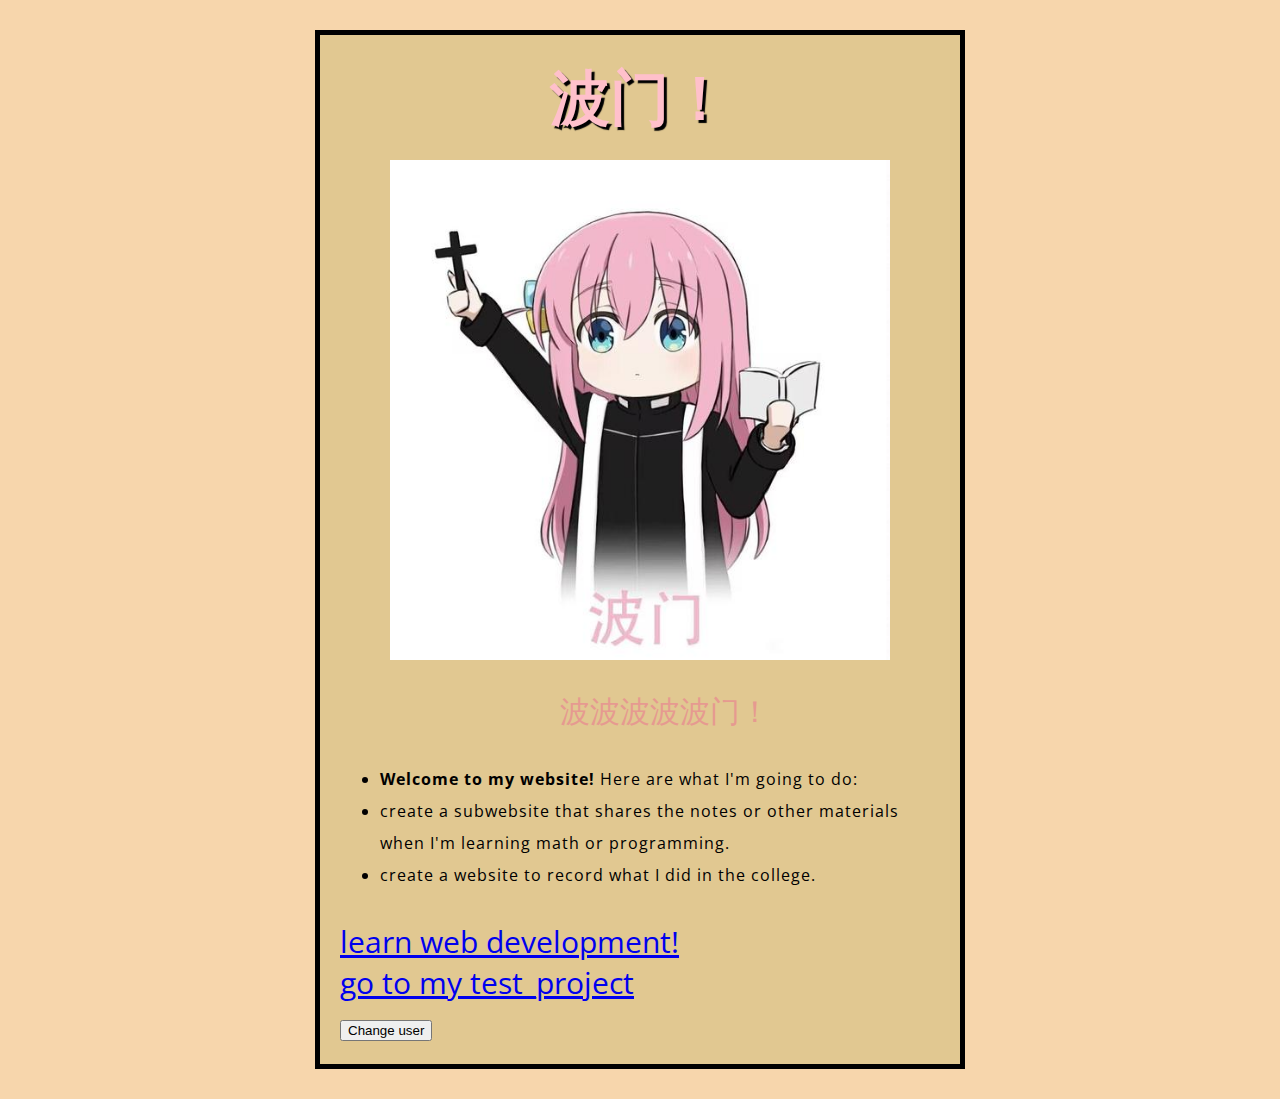
<file: index.html>
<!doctype html>
<html lang="en-US">
  <head>
    <meta charset="utf-8" />
    <meta name="viewport" content="width=device-width" />
    <link rel="icon" href="images/波门.jpeg" type="images/jpeg" />
    <link href="styles/style.css" rel="stylesheet" />
    <link
    href="https://fonts.googleapis.com/css?family=Open+Sans"
    rel="stylesheet" />
    <title>My test page</title>
  </head>
  <body>
    <h1>波门！</h1>
    <img src="images/波门.jpeg" alt="波门！" />
    <p>波门！!
    </p>
    <ul>
      <li><strong>Welcome to my website!</strong> Here are what I'm going to do:</li>
      <li>create a subwebsite that shares the notes or other materials when I'm learning math or programming.</li>
      <li>create a website to record what I did in the college.</li>
    </ul>
    <div id="easter-egg-container" style="display: none;" onclick="hideEgg()">
        <img src="images/何意味.jpg" alt="彩蛋！">
    </div>
    <a href="https://developer.mozilla.org/zh-CN/docs/Learn_web_development/Getting_started/Your_first_website/Creating_the_content"> learn web development!</a>
    <br>
    <a href="https://asher407.github.io/test_project/"> go to my test_project</a>
    <br>
    <button>Change user</button>
    <script src="scripts/main.js"></script>
  </body>
</html>
</file>
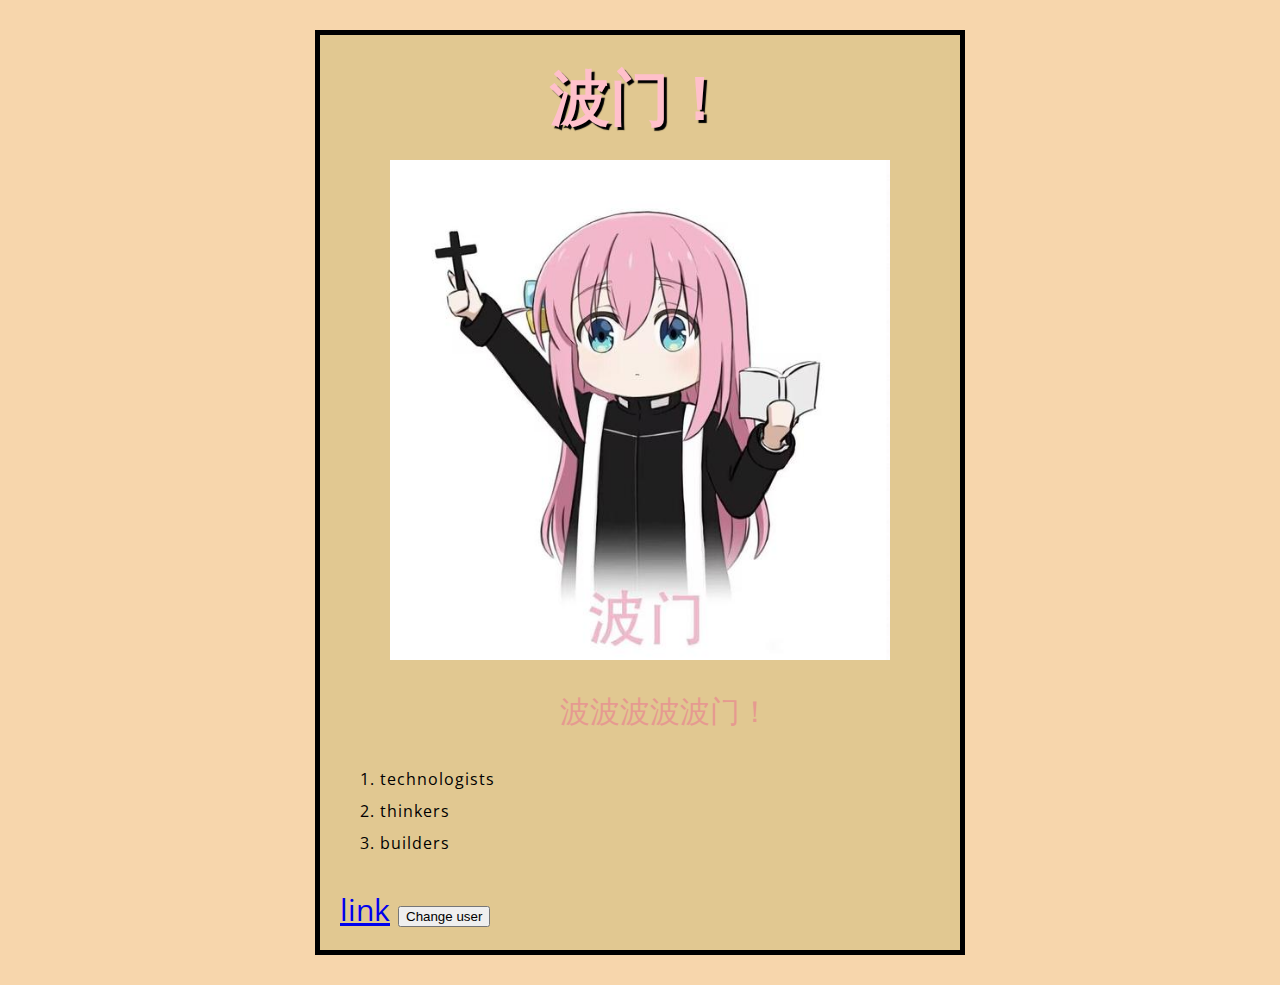
<file: first_web/index.html>
<!doctype html>
<html lang="en-US">
  <head>
    <meta charset="utf-8" />
    <meta name="viewport" content="width=device-width" />
    <link href="styles/style.css" rel="stylesheet" />
    <link
    href="https://fonts.googleapis.com/css?family=Open+Sans"
    rel="stylesheet" />
    <title>My test page</title>
  </head>
  <body>
    <h1>波门！</h1>
    <img src="images/波门.jpeg" alt="波门！" />
    <p>波门！</p>
    <ol>
      <li>technologists</li>
      <li>thinkers</li>
      <li>builders</li>
    </ol>
    <a href="https://developer.mozilla.org/zh-CN/docs/Learn_web_development/Getting_started/Your_first_website/Creating_the_content"> link</a>
    <button>Change user</button>
    <script src="scripts/main.js"></script>
  </body>
</html>
</file>
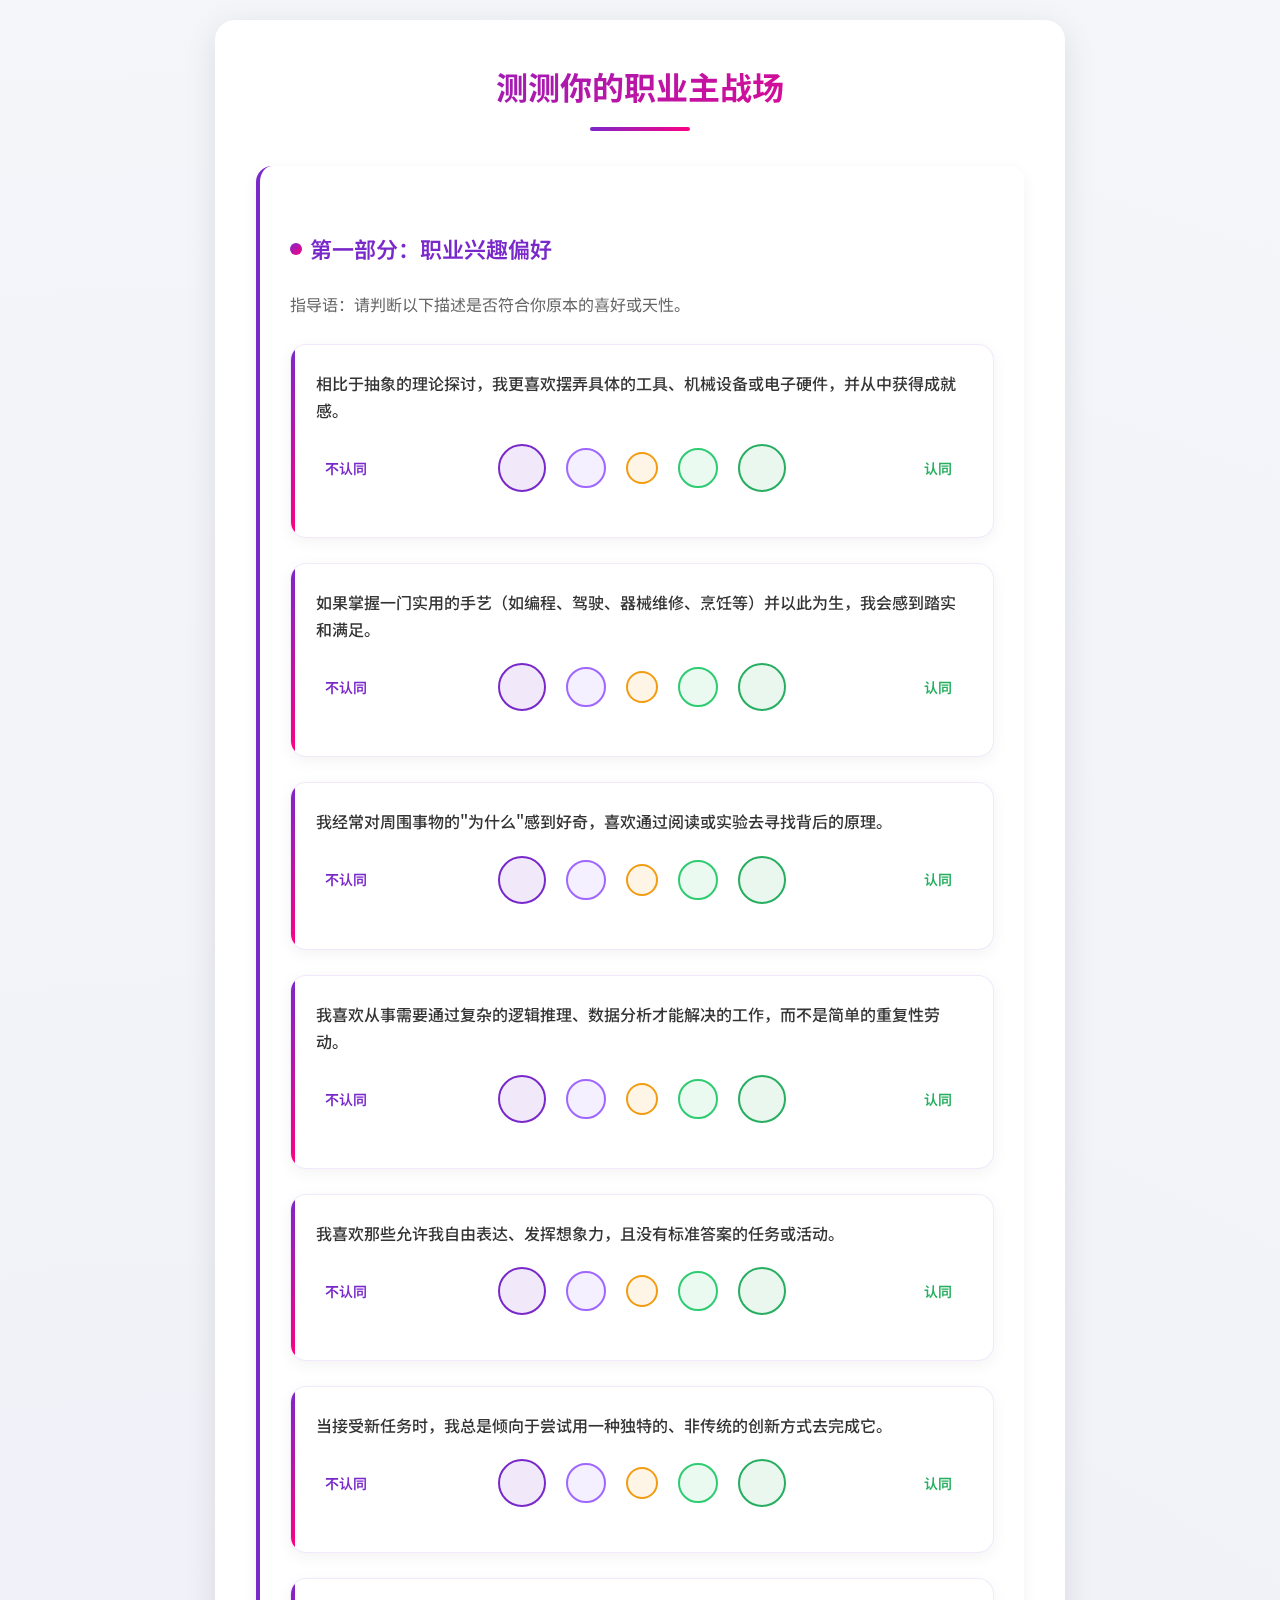
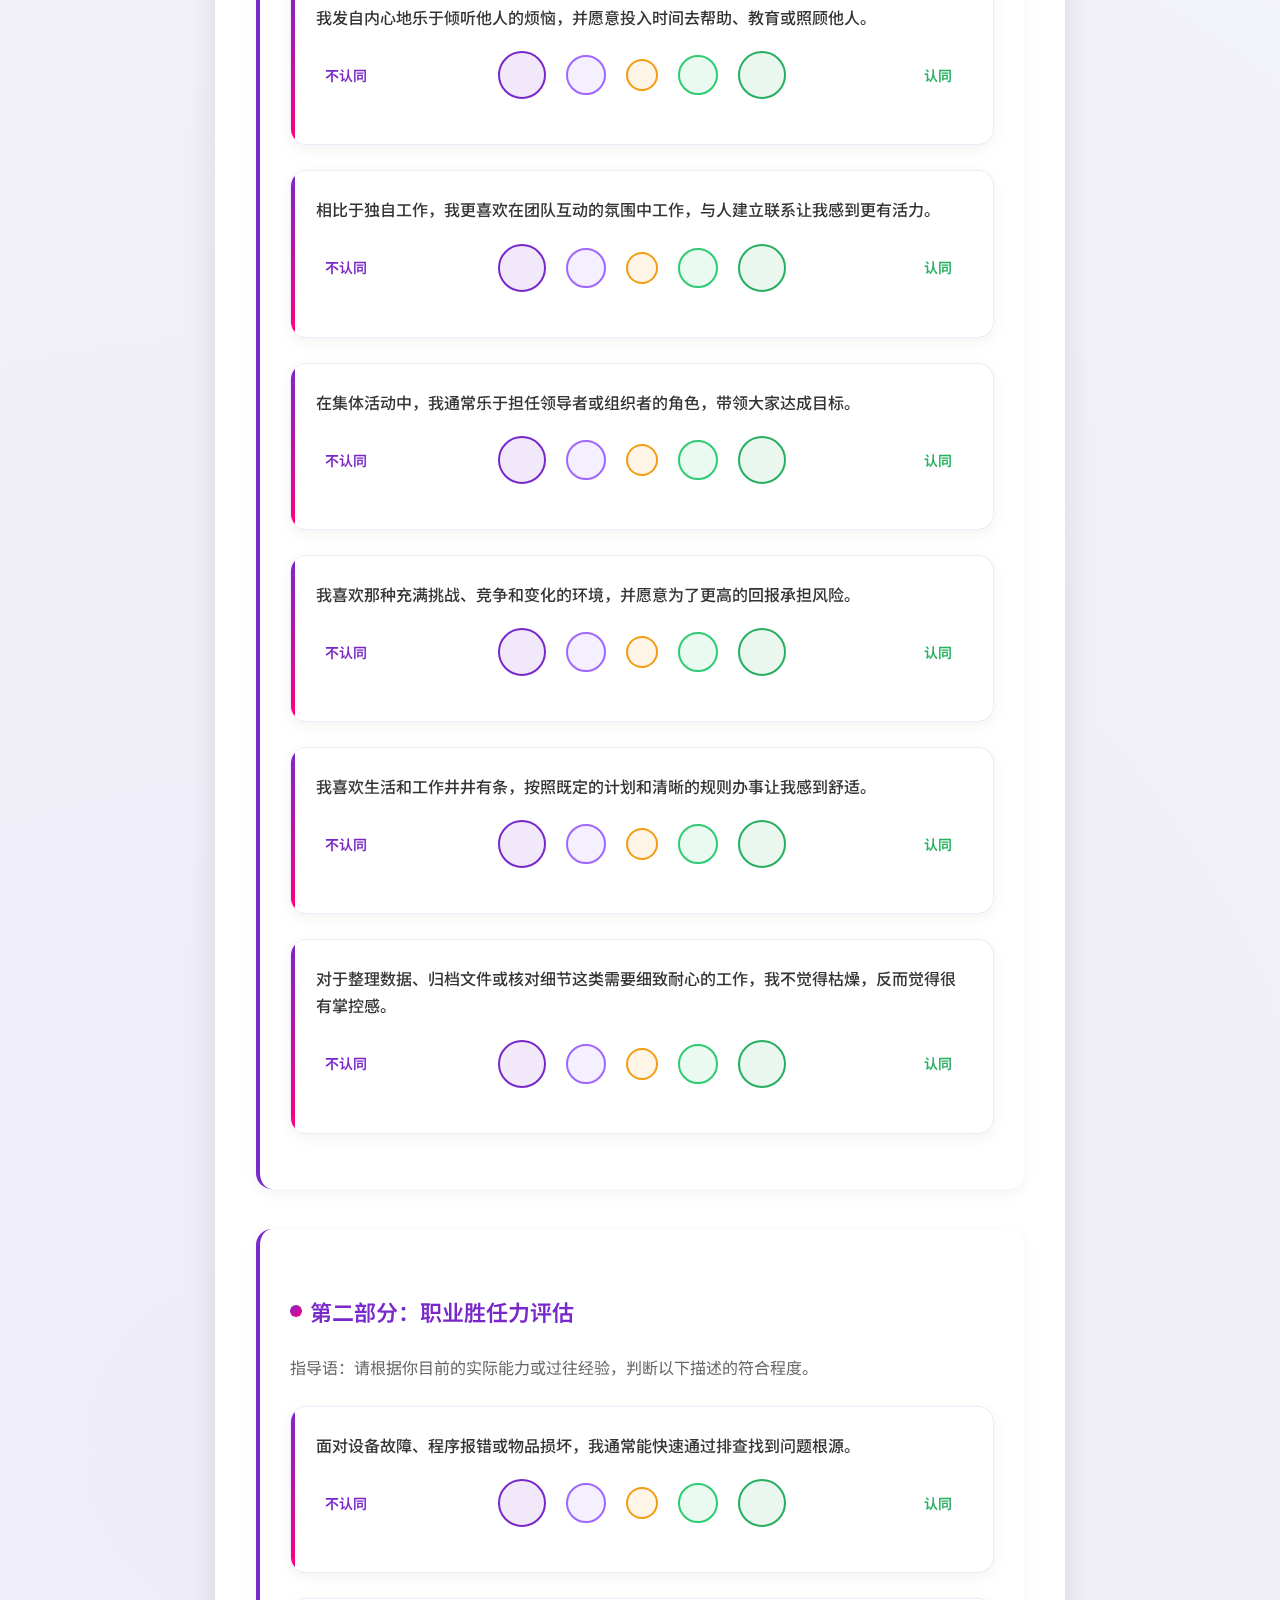
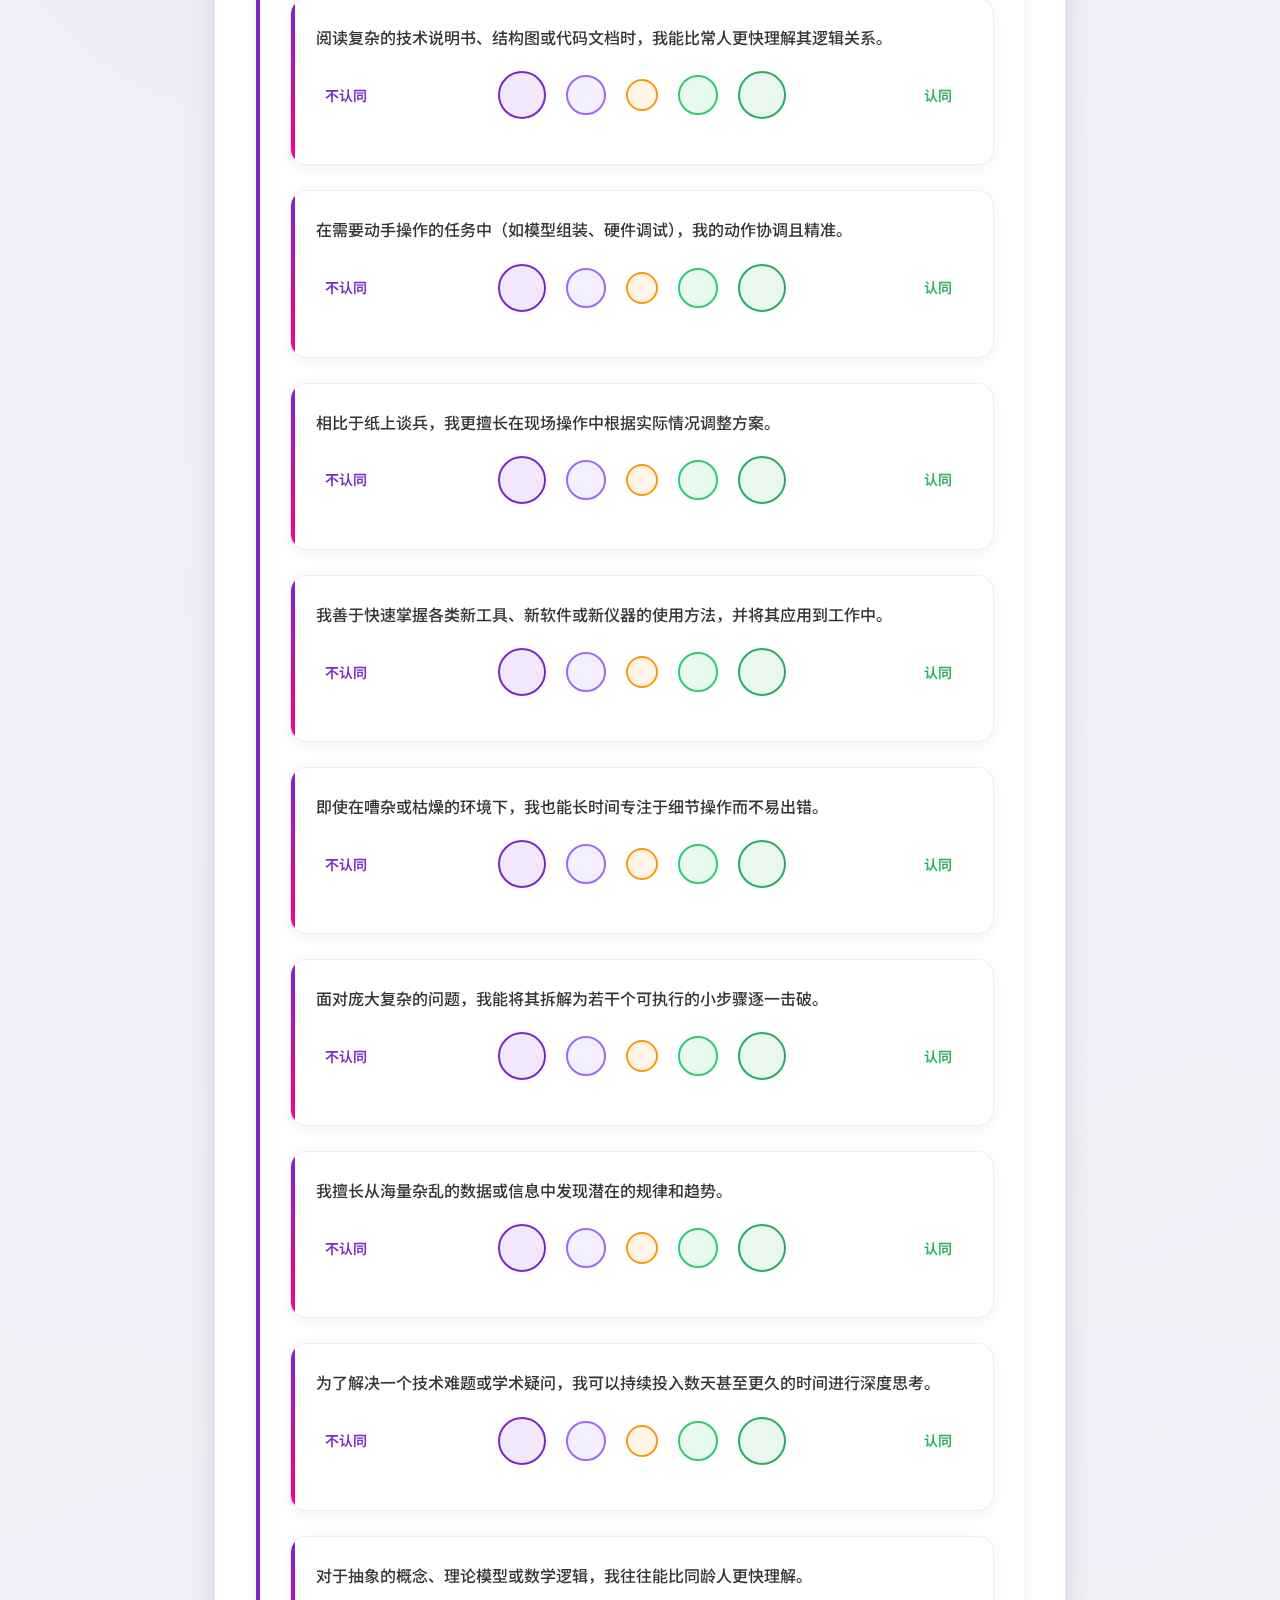
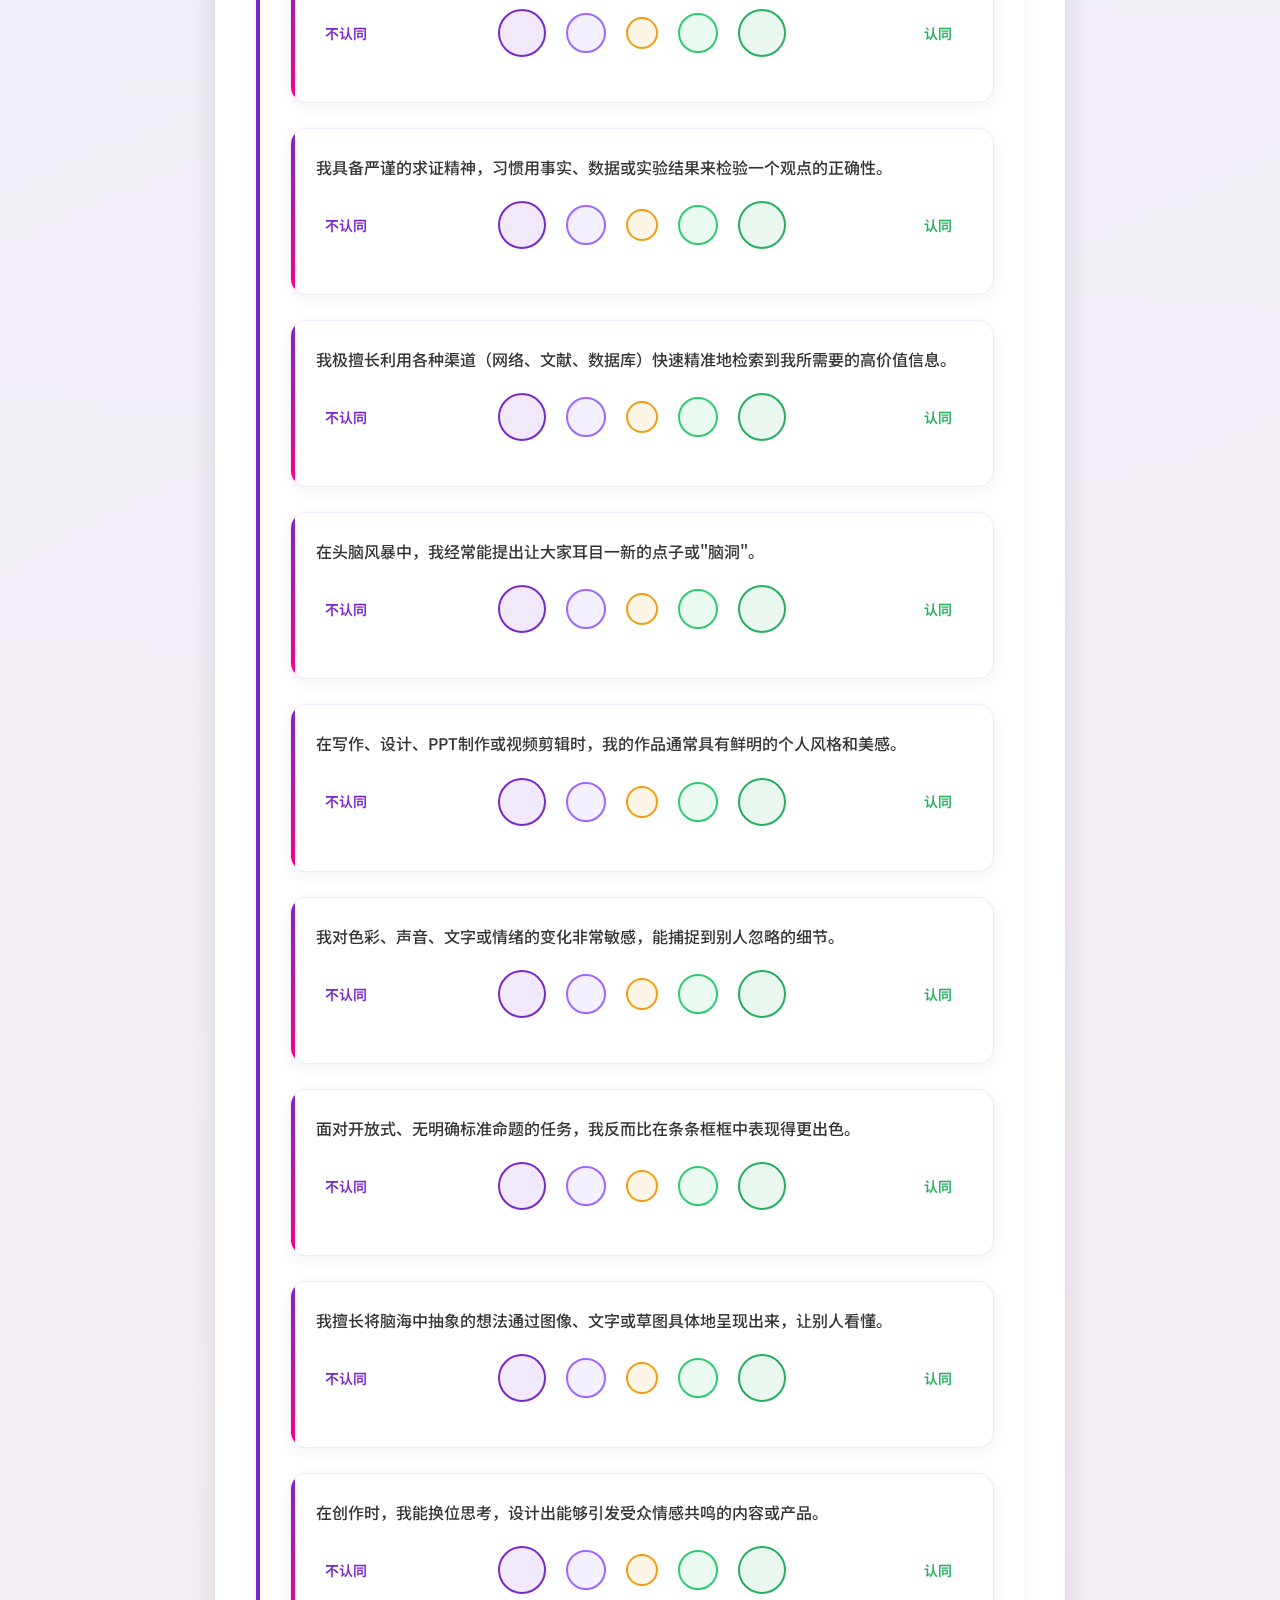
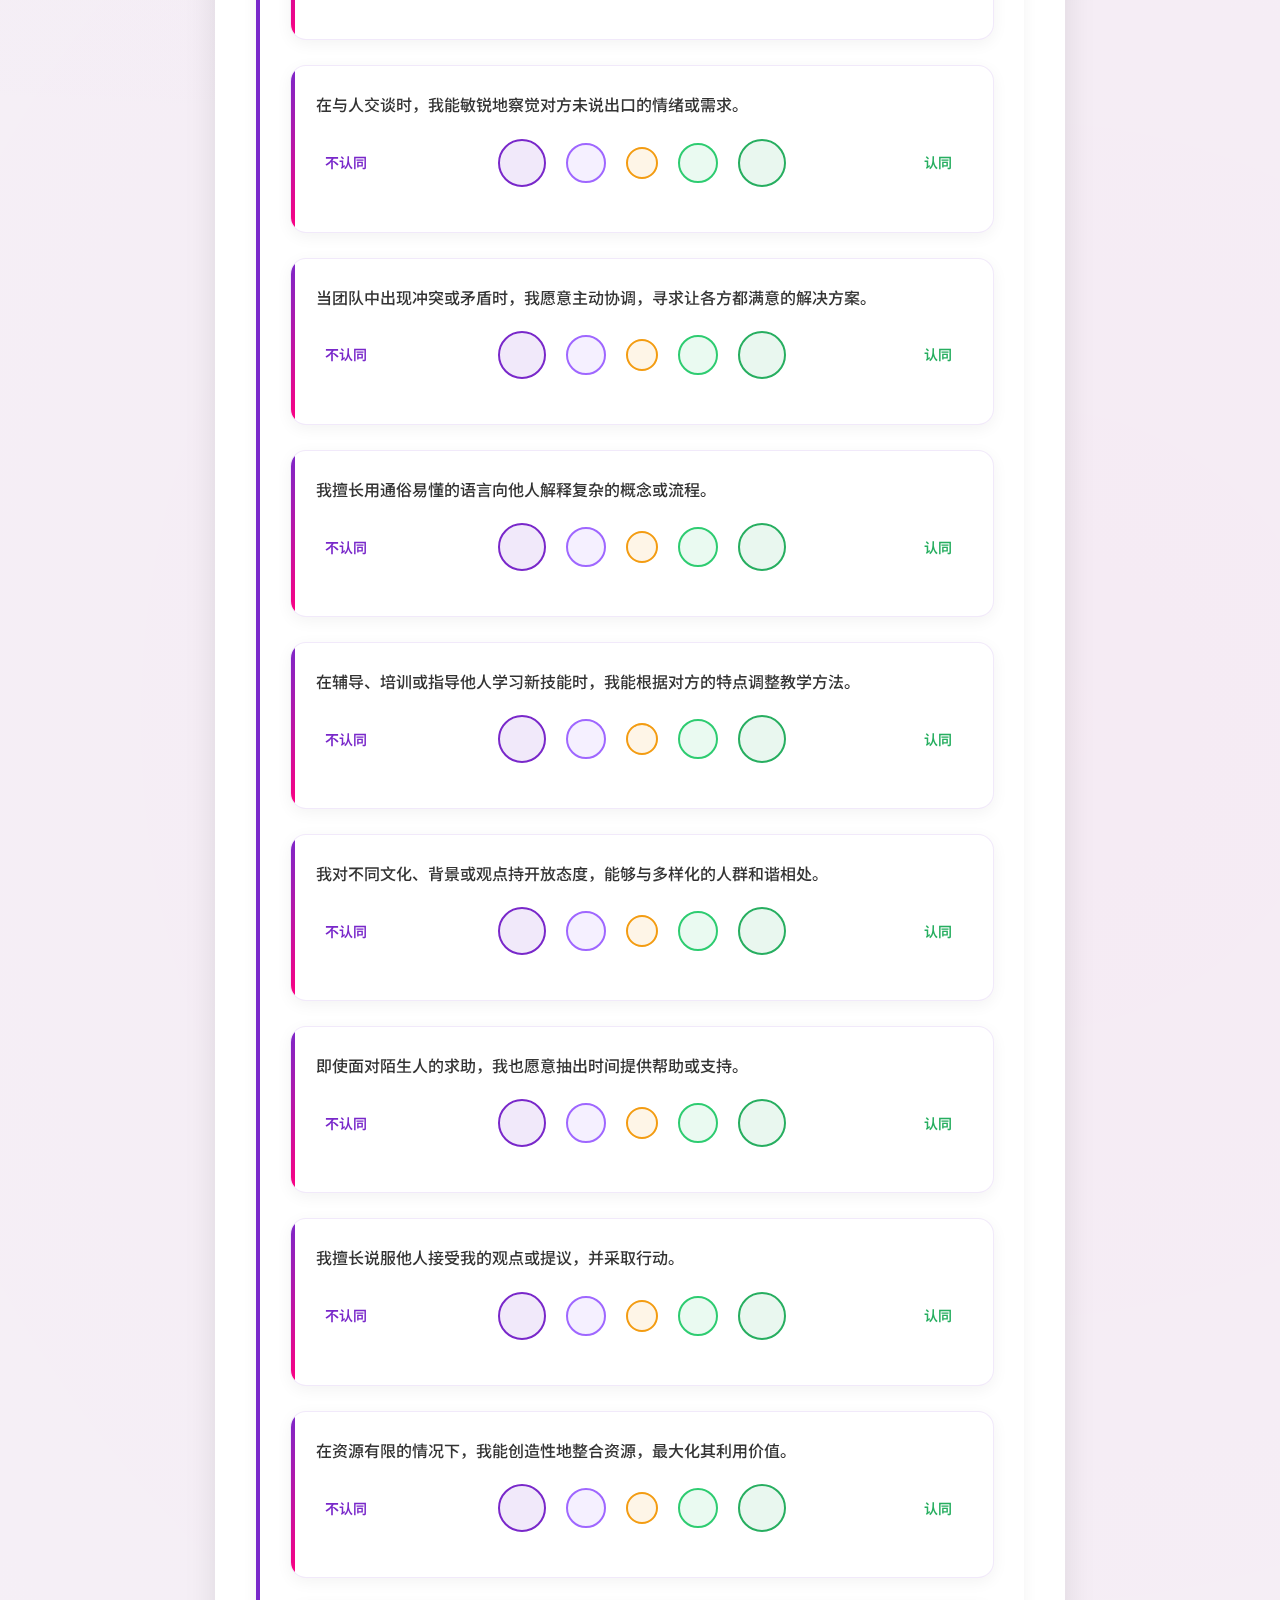
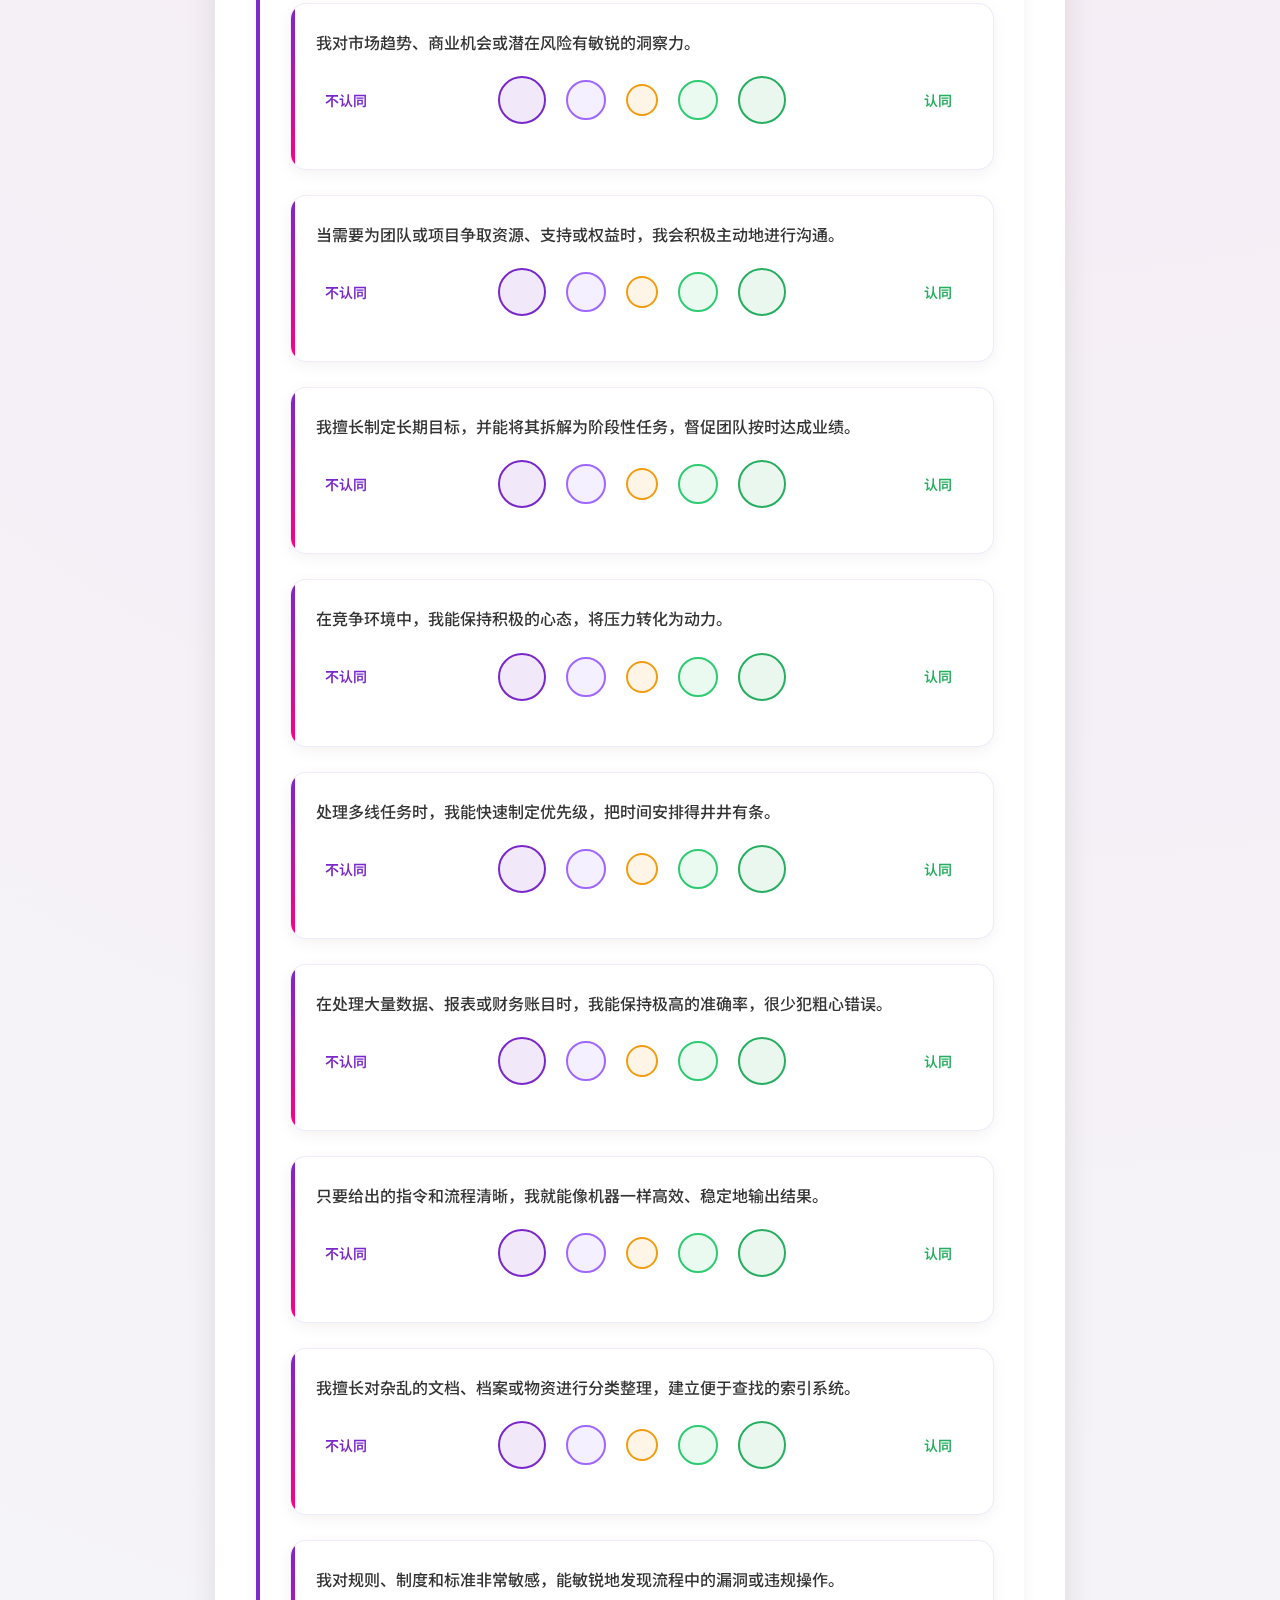
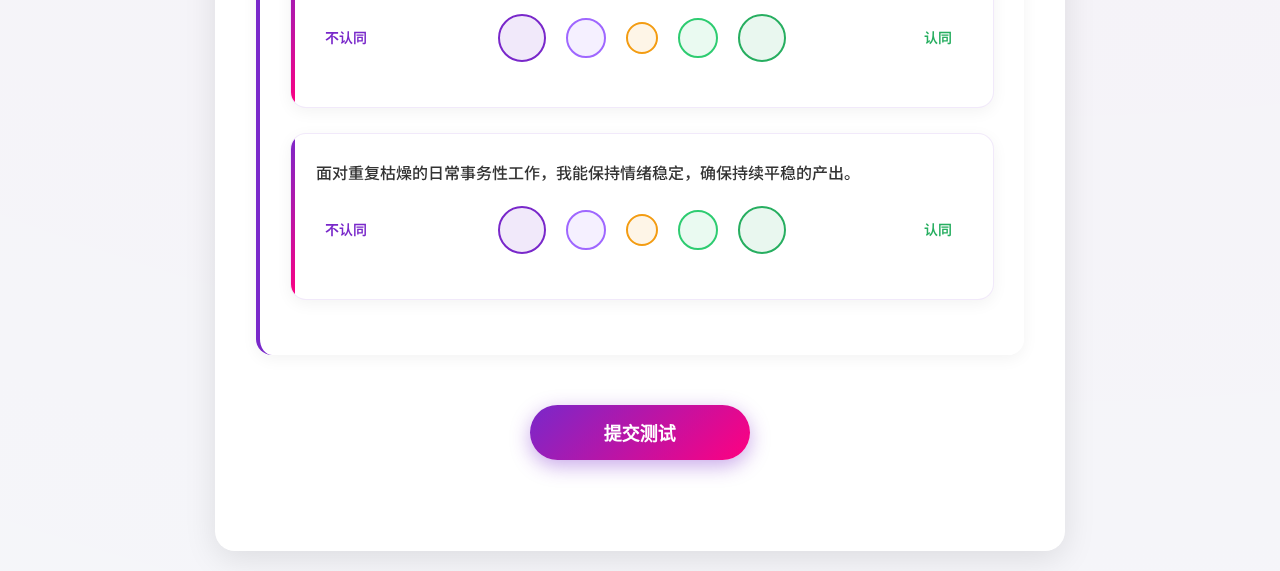
<file: 前导2/前导2/index.html>
<!doctype html>
<html lang="zh-CN">
  <head>
    <meta charset="UTF-8" />
    <meta name="viewport" content="width=device-width, initial-scale=1.0" />
    <title>🃏 抽一张你的职业本命牌</title>
    <style>
      @import url("https://fonts.googleapis.com/css2?family=Noto+Sans+SC:wght@300;400;500;600;700&display=swap");

      * {
        margin: 0;
        padding: 0;
        box-sizing: border-box;
      }

      :root {
        --primary: #7928ca;
        --primary-light: #9f67ff;
        --secondary: #ff0080;
        --gradient: linear-gradient(135deg, #7928ca, #ff0080);
        --gradient-light: linear-gradient(135deg, #9f67ff, #ff66b3);
        --text: #333333;
        --text-light: #666666;
        --background: #f5f7fa;
        --card: #ffffff;
        --border: #e0e0e0;
        --shadow: 0 8px 32px rgba(0, 0, 0, 0.1);
        --shadow-hover: 0 12px 40px rgba(0, 0, 0, 0.15);
      }

      body {
        font-family: "Noto Sans SC", "Microsoft YaHei", sans-serif;
        background-color: var(--background);
        background-image:
          radial-gradient(
            circle at 20% 30%,
            rgba(121, 40, 202, 0.05) 0%,
            transparent 50%
          ),
          radial-gradient(
            circle at 80% 70%,
            rgba(255, 0, 128, 0.05) 0%,
            transparent 50%
          );
        color: var(--text);
        line-height: 1.6;
        min-height: 100vh;
        padding: 20px 0;
        overflow-x: hidden;
      }

      .container {
        max-width: 850px;
        margin: 0 auto;
        padding: 40px;
        background-color: var(--card);
        border-radius: 20px;
        box-shadow: var(--shadow);
        backdrop-filter: blur(10px);
        border: 1px solid rgba(255, 255, 255, 0.2);
      }

      h1 {
        text-align: center;
        color: var(--text);
        margin-bottom: 35px;
        font-size: 32px;
        font-weight: 700;
        background: var(--gradient);
        -webkit-background-clip: text;
        -webkit-text-fill-color: transparent;
        background-clip: text;
        position: relative;
      }

      h1::after {
        content: "";
        display: block;
        width: 100px;
        height: 4px;
        background: var(--gradient);
        border-radius: 2px;
        margin: 15px auto 0;
      }

      h2 {
        color: var(--primary);
        margin: 35px 0 25px;
        font-size: 22px;
        font-weight: 600;
        position: relative;
        padding-left: 20px;
      }

      h2::before {
        content: "";
        position: absolute;
        left: 0;
        top: 50%;
        transform: translateY(-50%);
        width: 12px;
        height: 12px;
        background: var(--gradient);
        border-radius: 50%;
      }

      h3 {
        color: var(--text-light);
        margin: 20px 0 15px;
        font-size: 18px;
        font-weight: 500;
      }

      .section {
        margin-bottom: 40px;
        padding: 30px;
        background-color: rgba(255, 255, 255, 0.8);
        border-radius: 16px;
        border-left: 4px solid var(--primary);
        box-shadow: 0 4px 16px rgba(0, 0, 0, 0.05);
        backdrop-filter: blur(5px);
      }

      .section p {
        font-size: 16px;
        color: var(--text-light);
        margin-bottom: 25px;
        line-height: 1.7;
      }

      .question-group {
        margin-bottom: 30px;
      }

      .question {
        margin-bottom: 25px;
        padding: 25px;
        background-color: white;
        border-radius: 16px;
        box-shadow: 0 4px 16px rgba(0, 0, 0, 0.05);
        transition:
          transform 0.3s ease,
          box-shadow 0.3s ease;
        border: 1px solid rgba(121, 40, 202, 0.1);
        position: relative;
        overflow: hidden;
      }

      .question::before {
        content: "";
        position: absolute;
        top: 0;
        left: 0;
        width: 4px;
        height: 100%;
        background: var(--gradient);
      }

      .question:hover {
        transform: translateY(-5px);
        box-shadow: var(--shadow-hover);
      }

      .question p {
        margin-bottom: 20px;
        font-weight: 500;
        font-size: 16px;
        line-height: 1.7;
        color: var(--text);
      }

      .options-container {
        display: flex;
        align-items: center;
        justify-content: space-between;
        margin-bottom: 20px;
        gap: 15px;
      }

      .options-label {
        font-size: 14px;
        font-weight: 500;
        min-width: 60px;
        text-align: center;
      }

      .options-label:first-child {
        color: var(--primary);
        font-weight: 600;
      }

      .options-label:last-child {
        color: #27ae60;
        font-weight: 600;
      }

      .options {
        display: flex;
        align-items: center;
        gap: 20px;
        flex: 1;
        justify-content: center;
      }

      .option {
        width: 40px;
        height: 40px;
        border: 2px solid var(--border);
        border-radius: 50%;
        cursor: pointer;
        transition: all 0.3s ease;
        display: flex;
        align-items: center;
        justify-content: center;
        background-color: white;
        position: relative;
        overflow: hidden;
      }

      .option:nth-child(1) {
        width: 48px;
        height: 48px;
        border-color: var(--primary);
        background-color: rgba(121, 40, 202, 0.1);
      }

      .option:nth-child(2) {
        width: 40px;
        height: 40px;
        border-color: var(--primary-light);
        background-color: rgba(159, 103, 255, 0.1);
      }

      .option:nth-child(3) {
        width: 32px;
        height: 32px;
        border-color: #f39c12;
        background-color: rgba(243, 156, 18, 0.1);
      }

      .option:nth-child(4) {
        width: 40px;
        height: 40px;
        border-color: #2ecc71;
        background-color: rgba(46, 204, 113, 0.1);
      }

      .option:nth-child(5) {
        width: 48px;
        height: 48px;
        border-color: #27ae60;
        background-color: rgba(39, 174, 96, 0.1);
      }

      .option:hover {
        transform: scale(1.1);
        box-shadow: 0 4px 12px rgba(0, 0, 0, 0.15);
      }

      .option.selected {
        background: var(--gradient);
        color: white;
        border-color: var(--primary);
        box-shadow: 0 6px 20px rgba(121, 40, 202, 0.4);
      }

      .option.selected::after {
        content: "✓";
        font-size: 16px;
        font-weight: bold;
      }

      .option:nth-child(1).selected {
        background: var(--gradient);
      }

      .option:nth-child(2).selected {
        background: linear-gradient(
          135deg,
          var(--primary-light),
          var(--primary)
        );
      }

      .option:nth-child(3).selected {
        background: linear-gradient(135deg, #f39c12, #e67e22);
      }

      .option:nth-child(4).selected {
        background: linear-gradient(135deg, #2ecc71, #27ae60);
      }

      .option:nth-child(5).selected {
        background: linear-gradient(135deg, #27ae60, #2ecc71);
      }

      .submit-btn {
        display: block;
        width: 220px;
        height: 55px;
        margin: 50px auto;
        background: var(--gradient);
        color: white;
        border: none;
        border-radius: 30px;
        font-size: 18px;
        font-weight: 600;
        cursor: pointer;
        transition: all 0.3s ease;
        box-shadow: 0 6px 20px rgba(121, 40, 202, 0.4);
        position: relative;
        overflow: hidden;
      }

      .submit-btn:hover {
        transform: translateY(-3px);
        box-shadow: 0 8px 25px rgba(121, 40, 202, 0.5);
      }

      .submit-btn:active {
        transform: translateY(0);
        box-shadow: 0 4px 15px rgba(121, 40, 202, 0.4);
      }

      .submit-btn:disabled {
        background: linear-gradient(135deg, #bdc3c7, #95a5a6);
        cursor: not-allowed;
        box-shadow: none;
        transform: none;
      }

      .submit-btn::before {
        content: "";
        position: absolute;
        top: 0;
        left: -100%;
        width: 100%;
        height: 100%;
        background: linear-gradient(
          90deg,
          transparent,
          rgba(255, 255, 255, 0.2),
          transparent
        );
        transition: left 0.6s ease;
      }

      .submit-btn:hover::before {
        left: 100%;
      }

      .result {
        margin-top: 40px;
        padding: 30px;
        background-color: rgba(232, 244, 248, 0.8);
        border-radius: 16px;
        border-left: 4px solid var(--primary);
        box-shadow: 0 4px 16px rgba(0, 0, 0, 0.05);
        backdrop-filter: blur(5px);
      }

      .result h2 {
        color: var(--text);
        margin-bottom: 20px;
      }

      .score-table {
        width: 100%;
        border-collapse: collapse;
        margin: 20px 0;
        background-color: white;
        border-radius: 12px;
        overflow: hidden;
        box-shadow: 0 4px 16px rgba(0, 0, 0, 0.05);
      }

      .score-table th,
      .score-table td {
        padding: 15px;
        text-align: center;
        border-bottom: 1px solid #eee;
        transition: all 0.3s ease;
      }

      .score-table th {
        background-color: rgba(121, 40, 202, 0.1);
        font-weight: bold;
        color: var(--primary);
      }

      .score-table tr:last-child td {
        border-bottom: none;
      }

      .score-table tr:hover {
        background-color: rgba(121, 40, 202, 0.05);
      }

      .dominant {
        background-color: rgba(212, 23, 218, 0.2);
        font-weight: bold;
      }

      .loading {
        text-align: center;
        padding: 40px;
        color: var(--text-light);
        font-size: 16px;
        background-color: rgba(255, 255, 255, 0.8);
        border-radius: 12px;
        margin: 20px 0;
        box-shadow: 0 4px 16px rgba(0, 0, 0, 0.05);
      }

      /* 动画效果 */
      @keyframes fadeIn {
        from {
          opacity: 0;
          transform: translateY(30px);
        }
        to {
          opacity: 1;
          transform: translateY(0);
        }
      }

      @keyframes pulse {
        0% {
          transform: scale(1);
        }
        50% {
          transform: scale(1.05);
        }
        100% {
          transform: scale(1);
        }
      }

      @keyframes slideIn {
        from {
          opacity: 0;
          transform: translateX(-40px);
        }
        to {
          opacity: 1;
          transform: translateX(0);
        }
      }

      @keyframes glow {
        0% {
          box-shadow: 0 0 10px rgba(121, 40, 202, 0.5);
        }
        50% {
          box-shadow: 0 0 20px rgba(121, 40, 202, 0.8);
        }
        100% {
          box-shadow: 0 0 10px rgba(121, 40, 202, 0.5);
        }
      }

      @keyframes float {
        0% {
          transform: translateY(0px);
        }
        50% {
          transform: translateY(-10px);
        }
        100% {
          transform: translateY(0px);
        }
      }

      .container {
        animation: fadeIn 0.8s ease-out;
      }

      .section {
        animation: slideIn 0.6s ease-out;
      }

      .question {
        animation: fadeIn 0.5s ease-out;
        animation-fill-mode: both;
      }

      /* 为每个问题添加不同的动画延迟 */
      .question:nth-child(1) {
        animation-delay: 0.1s;
      }
      .question:nth-child(2) {
        animation-delay: 0.2s;
      }
      .question:nth-child(3) {
        animation-delay: 0.3s;
      }
      .question:nth-child(4) {
        animation-delay: 0.4s;
      }
      .question:nth-child(5) {
        animation-delay: 0.5s;
      }
      .question:nth-child(6) {
        animation-delay: 0.6s;
      }
      .question:nth-child(7) {
        animation-delay: 0.7s;
      }
      .question:nth-child(8) {
        animation-delay: 0.8s;
      }
      .question:nth-child(9) {
        animation-delay: 0.9s;
      }
      .question:nth-child(10) {
        animation-delay: 1s;
      }
      .question:nth-child(11) {
        animation-delay: 1.1s;
      }
      .question:nth-child(12) {
        animation-delay: 1.2s;
      }
      .question:nth-child(13) {
        animation-delay: 1.3s;
      }
      .question:nth-child(14) {
        animation-delay: 1.4s;
      }
      .question:nth-child(15) {
        animation-delay: 1.5s;
      }
      .question:nth-child(16) {
        animation-delay: 1.6s;
      }
      .question:nth-child(17) {
        animation-delay: 1.7s;
      }
      .question:nth-child(18) {
        animation-delay: 1.8s;
      }
      .question:nth-child(19) {
        animation-delay: 1.9s;
      }
      .question:nth-child(20) {
        animation-delay: 2s;
      }
      .question:nth-child(21) {
        animation-delay: 2.1s;
      }
      .question:nth-child(22) {
        animation-delay: 2.2s;
      }
      .question:nth-child(23) {
        animation-delay: 2.3s;
      }
      .question:nth-child(24) {
        animation-delay: 2.4s;
      }
      .question:nth-child(25) {
        animation-delay: 2.5s;
      }
      .question:nth-child(26) {
        animation-delay: 2.6s;
      }
      .question:nth-child(27) {
        animation-delay: 2.7s;
      }
      .question:nth-child(28) {
        animation-delay: 2.8s;
      }
      .question:nth-child(29) {
        animation-delay: 2.9s;
      }
      .question:nth-child(30) {
        animation-delay: 3s;
      }
      .question:nth-child(31) {
        animation-delay: 3.1s;
      }
      .question:nth-child(32) {
        animation-delay: 3.2s;
      }
      .question:nth-child(33) {
        animation-delay: 3.3s;
      }
      .question:nth-child(34) {
        animation-delay: 3.4s;
      }
      .question:nth-child(35) {
        animation-delay: 3.5s;
      }
      .question:nth-child(36) {
        animation-delay: 3.6s;
      }
      .question:nth-child(37) {
        animation-delay: 3.7s;
      }
      .question:nth-child(38) {
        animation-delay: 3.8s;
      }
      .question:nth-child(39) {
        animation-delay: 3.9s;
      }
      .question:nth-child(40) {
        animation-delay: 4s;
      }
      .question:nth-child(41) {
        animation-delay: 4.1s;
      }
      .question:nth-child(42) {
        animation-delay: 4.2s;
      }
      .question:nth-child(43) {
        animation-delay: 4.3s;
      }
      .question:nth-child(44) {
        animation-delay: 4.4s;
      }
      .question:nth-child(45) {
        animation-delay: 4.5s;
      }
      .question:nth-child(46) {
        animation-delay: 4.6s;
      }
      .question:nth-child(47) {
        animation-delay: 4.7s;
      }
      .question:nth-child(48) {
        animation-delay: 4.8s;
      }

      .option.selected {
        animation: pulse 0.3s ease-in-out;
      }

      .submit-btn:not(:disabled) {
        animation: pulse 1s ease-in-out infinite;
        animation-delay: 2s;
      }

      @media (max-width: 768px) {
        .container {
          margin: 15px;
          padding: 25px;
          border-radius: 16px;
        }

        h1 {
          font-size: 28px;
          margin-bottom: 30px;
        }

        h2 {
          font-size: 20px;
        }

        .section {
          padding: 20px;
        }

        .question {
          padding: 20px;
        }

        .question p {
          font-size: 15px;
        }

        .options-container {
          display: grid;
          grid-template-columns: min-content 1fr min-content;
          align-items: center;
          gap: 8px;
        }

        .options-label {
          text-align: center;
          min-width: auto;
          font-size: 11px;
          white-space: nowrap;
        }

        .options {
          gap: 8px;
          min-width: 0;
        }

        .option {
          width: 26px !important;
          height: 26px !important;
        }

        .option:nth-child(1) {
          width: 32px !important;
          height: 32px !important;
        }

        .option:nth-child(2) {
          width: 26px !important;
          height: 26px !important;
        }

        .option:nth-child(3) {
          width: 20px !important;
          height: 20px !important;
        }

        .option:nth-child(4) {
          width: 26px !important;
          height: 26px !important;
        }

        .option:nth-child(5) {
          width: 32px !important;
          height: 32px !important;
        }

        .submit-btn {
          width: 180px;
          height: 50px;
          font-size: 16px;
        }
      }

      @media (max-width: 480px) {
        .container {
          margin: 10px;
          padding: 20px;
        }

        h1 {
          font-size: 24px;
        }

        .question {
          padding: 15px;
        }

        .options-container {
          gap: 6px;
        }

        .options {
          gap: 6px;
        }

        .options-label {
          font-size: 10px;
        }

        .option {
          width: 24px !important;
          height: 24px !important;
        }

        .option:nth-child(1) {
          width: 30px !important;
          height: 30px !important;
        }

        .option:nth-child(2) {
          width: 24px !important;
          height: 24px !important;
        }

        .option:nth-child(3) {
          width: 18px !important;
          height: 18px !important;
        }

        .option:nth-child(4) {
          width: 24px !important;
          height: 24px !important;
        }

        .option:nth-child(5) {
          width: 30px !important;
          height: 30px !important;
        }
      }
    </style>
  </head>
  <body>
    <div class="container">
      <h1>测测你的职业主战场</h1>

      <div class="section">
        <h2>第一部分：职业兴趣偏好</h2>
        <p>指导语：请判断以下描述是否符合你原本的喜好或天性。</p>

        <div class="question">
          <p>
            相比于抽象的理论探讨，我更喜欢摆弄具体的工具、机械设备或电子硬件，并从中获得成就感。
          </p>
          <div class="options-container">
            <div class="options-label">不认同</div>
            <div class="options" data-type="R" data-category="interest">
              <div class="option" data-score="1"></div>
              <div class="option" data-score="2"></div>
              <div class="option" data-score="3"></div>
              <div class="option" data-score="4"></div>
              <div class="option" data-score="5"></div>
            </div>
            <div class="options-label">认同</div>
          </div>
        </div>
        <div class="question">
          <p>
            如果掌握一门实用的手艺（如编程、驾驶、器械维修、烹饪等）并以此为生，我会感到踏实和满足。
          </p>
          <div class="options-container">
            <div class="options-label">不认同</div>
            <div class="options" data-type="R" data-category="interest">
              <div class="option" data-score="1"></div>
              <div class="option" data-score="2"></div>
              <div class="option" data-score="3"></div>
              <div class="option" data-score="4"></div>
              <div class="option" data-score="5"></div>
            </div>
            <div class="options-label">认同</div>
          </div>
        </div>
        <div class="question">
          <p>
            我经常对周围事物的"为什么"感到好奇，喜欢通过阅读或实验去寻找背后的原理。
          </p>
          <div class="options-container">
            <div class="options-label">不认同</div>
            <div class="options" data-type="I" data-category="interest">
              <div class="option" data-score="1"></div>
              <div class="option" data-score="2"></div>
              <div class="option" data-score="3"></div>
              <div class="option" data-score="4"></div>
              <div class="option" data-score="5"></div>
            </div>
            <div class="options-label">认同</div>
          </div>
        </div>
        <div class="question">
          <p>
            我喜欢从事需要通过复杂的逻辑推理、数据分析才能解决的工作，而不是简单的重复性劳动。
          </p>
          <div class="options-container">
            <div class="options-label">不认同</div>
            <div class="options" data-type="I" data-category="interest">
              <div class="option" data-score="1"></div>
              <div class="option" data-score="2"></div>
              <div class="option" data-score="3"></div>
              <div class="option" data-score="4"></div>
              <div class="option" data-score="5"></div>
            </div>
            <div class="options-label">认同</div>
          </div>
        </div>
        <div class="question">
          <p>
            我喜欢那些允许我自由表达、发挥想象力，且没有标准答案的任务或活动。
          </p>
          <div class="options-container">
            <div class="options-label">不认同</div>
            <div class="options" data-type="A" data-category="interest">
              <div class="option" data-score="1"></div>
              <div class="option" data-score="2"></div>
              <div class="option" data-score="3"></div>
              <div class="option" data-score="4"></div>
              <div class="option" data-score="5"></div>
            </div>
            <div class="options-label">认同</div>
          </div>
        </div>
        <div class="question">
          <p>
            当接受新任务时，我总是倾向于尝试用一种独特的、非传统的创新方式去完成它。
          </p>
          <div class="options-container">
            <div class="options-label">不认同</div>
            <div class="options" data-type="A" data-category="interest">
              <div class="option" data-score="1"></div>
              <div class="option" data-score="2"></div>
              <div class="option" data-score="3"></div>
              <div class="option" data-score="4"></div>
              <div class="option" data-score="5"></div>
            </div>
            <div class="options-label">认同</div>
          </div>
        </div>
        <div class="question">
          <p>
            我发自内心地乐于倾听他人的烦恼，并愿意投入时间去帮助、教育或照顾他人。
          </p>
          <div class="options-container">
            <div class="options-label">不认同</div>
            <div class="options" data-type="S" data-category="interest">
              <div class="option" data-score="1"></div>
              <div class="option" data-score="2"></div>
              <div class="option" data-score="3"></div>
              <div class="option" data-score="4"></div>
              <div class="option" data-score="5"></div>
            </div>
            <div class="options-label">认同</div>
          </div>
        </div>
        <div class="question">
          <p>
            相比于独自工作，我更喜欢在团队互动的氛围中工作，与人建立联系让我感到更有活力。
          </p>
          <div class="options-container">
            <div class="options-label">不认同</div>
            <div class="options" data-type="S" data-category="interest">
              <div class="option" data-score="1"></div>
              <div class="option" data-score="2"></div>
              <div class="option" data-score="3"></div>
              <div class="option" data-score="4"></div>
              <div class="option" data-score="5"></div>
            </div>
            <div class="options-label">认同</div>
          </div>
        </div>
        <div class="question">
          <p>
            在集体活动中，我通常乐于担任领导者或组织者的角色，带领大家达成目标。
          </p>
          <div class="options-container">
            <div class="options-label">不认同</div>
            <div class="options" data-type="E" data-category="interest">
              <div class="option" data-score="1"></div>
              <div class="option" data-score="2"></div>
              <div class="option" data-score="3"></div>
              <div class="option" data-score="4"></div>
              <div class="option" data-score="5"></div>
            </div>
            <div class="options-label">认同</div>
          </div>
        </div>
        <div class="question">
          <p>
            我喜欢那种充满挑战、竞争和变化的环境，并愿意为了更高的回报承担风险。
          </p>
          <div class="options-container">
            <div class="options-label">不认同</div>
            <div class="options" data-type="E" data-category="interest">
              <div class="option" data-score="1"></div>
              <div class="option" data-score="2"></div>
              <div class="option" data-score="3"></div>
              <div class="option" data-score="4"></div>
              <div class="option" data-score="5"></div>
            </div>
            <div class="options-label">认同</div>
          </div>
        </div>
        <div class="question">
          <p>
            我喜欢生活和工作井井有条，按照既定的计划和清晰的规则办事让我感到舒适。
          </p>
          <div class="options-container">
            <div class="options-label">不认同</div>
            <div class="options" data-type="C" data-category="interest">
              <div class="option" data-score="1"></div>
              <div class="option" data-score="2"></div>
              <div class="option" data-score="3"></div>
              <div class="option" data-score="4"></div>
              <div class="option" data-score="5"></div>
            </div>
            <div class="options-label">认同</div>
          </div>
        </div>
        <div class="question">
          <p>
            对于整理数据、归档文件或核对细节这类需要细致耐心的工作，我不觉得枯燥，反而觉得很有掌控感。
          </p>
          <div class="options-container">
            <div class="options-label">不认同</div>
            <div class="options" data-type="C" data-category="interest">
              <div class="option" data-score="1"></div>
              <div class="option" data-score="2"></div>
              <div class="option" data-score="3"></div>
              <div class="option" data-score="4"></div>
              <div class="option" data-score="5"></div>
            </div>
            <div class="options-label">认同</div>
          </div>
        </div>
      </div>

      <div class="section">
        <h2>第二部分：职业胜任力评估</h2>
        <p>
          指导语：请根据你目前的实际能力或过往经验，判断以下描述的符合程度。
        </p>

        <div class="question">
          <p>
            面对设备故障、程序报错或物品损坏，我通常能快速通过排查找到问题根源。
          </p>
          <div class="options-container">
            <div class="options-label">不认同</div>
            <div class="options" data-type="R" data-category="skill">
              <div class="option" data-score="1"></div>
              <div class="option" data-score="2"></div>
              <div class="option" data-score="3"></div>
              <div class="option" data-score="4"></div>
              <div class="option" data-score="5"></div>
            </div>
            <div class="options-label">认同</div>
          </div>
        </div>
        <div class="question">
          <p>
            阅读复杂的技术说明书、结构图或代码文档时，我能比常人更快理解其逻辑关系。
          </p>
          <div class="options-container">
            <div class="options-label">不认同</div>
            <div class="options" data-type="R" data-category="skill">
              <div class="option" data-score="1"></div>
              <div class="option" data-score="2"></div>
              <div class="option" data-score="3"></div>
              <div class="option" data-score="4"></div>
              <div class="option" data-score="5"></div>
            </div>
            <div class="options-label">认同</div>
          </div>
        </div>
        <div class="question">
          <p>
            在需要动手操作的任务中（如模型组装、硬件调试），我的动作协调且精准。
          </p>
          <div class="options-container">
            <div class="options-label">不认同</div>
            <div class="options" data-type="R" data-category="skill">
              <div class="option" data-score="1"></div>
              <div class="option" data-score="2"></div>
              <div class="option" data-score="3"></div>
              <div class="option" data-score="4"></div>
              <div class="option" data-score="5"></div>
            </div>
            <div class="options-label">认同</div>
          </div>
        </div>
        <div class="question">
          <p>相比于纸上谈兵，我更擅长在现场操作中根据实际情况调整方案。</p>
          <div class="options-container">
            <div class="options-label">不认同</div>
            <div class="options" data-type="R" data-category="skill">
              <div class="option" data-score="1"></div>
              <div class="option" data-score="2"></div>
              <div class="option" data-score="3"></div>
              <div class="option" data-score="4"></div>
              <div class="option" data-score="5"></div>
            </div>
            <div class="options-label">认同</div>
          </div>
        </div>
        <div class="question">
          <p>
            我善于快速掌握各类新工具、新软件或新仪器的使用方法，并将其应用到工作中。
          </p>
          <div class="options-container">
            <div class="options-label">不认同</div>
            <div class="options" data-type="R" data-category="skill">
              <div class="option" data-score="1"></div>
              <div class="option" data-score="2"></div>
              <div class="option" data-score="3"></div>
              <div class="option" data-score="4"></div>
              <div class="option" data-score="5"></div>
            </div>
            <div class="options-label">认同</div>
          </div>
        </div>
        <div class="question">
          <p>
            即使在嘈杂或枯燥的环境下，我也能长时间专注于细节操作而不易出错。
          </p>
          <div class="options-container">
            <div class="options-label">不认同</div>
            <div class="options" data-type="R" data-category="skill">
              <div class="option" data-score="1"></div>
              <div class="option" data-score="2"></div>
              <div class="option" data-score="3"></div>
              <div class="option" data-score="4"></div>
              <div class="option" data-score="5"></div>
            </div>
            <div class="options-label">认同</div>
          </div>
        </div>
        <div class="question">
          <p>
            面对庞大复杂的问题，我能将其拆解为若干个可执行的小步骤逐一击破。
          </p>
          <div class="options-container">
            <div class="options-label">不认同</div>
            <div class="options" data-type="I" data-category="skill">
              <div class="option" data-score="1"></div>
              <div class="option" data-score="2"></div>
              <div class="option" data-score="3"></div>
              <div class="option" data-score="4"></div>
              <div class="option" data-score="5"></div>
            </div>
            <div class="options-label">认同</div>
          </div>
        </div>
        <div class="question">
          <p>我擅长从海量杂乱的数据或信息中发现潜在的规律和趋势。</p>
          <div class="options-container">
            <div class="options-label">不认同</div>
            <div class="options" data-type="I" data-category="skill">
              <div class="option" data-score="1"></div>
              <div class="option" data-score="2"></div>
              <div class="option" data-score="3"></div>
              <div class="option" data-score="4"></div>
              <div class="option" data-score="5"></div>
            </div>
            <div class="options-label">认同</div>
          </div>
        </div>
        <div class="question">
          <p>
            为了解决一个技术难题或学术疑问，我可以持续投入数天甚至更久的时间进行深度思考。
          </p>
          <div class="options-container">
            <div class="options-label">不认同</div>
            <div class="options" data-type="I" data-category="skill">
              <div class="option" data-score="1"></div>
              <div class="option" data-score="2"></div>
              <div class="option" data-score="3"></div>
              <div class="option" data-score="4"></div>
              <div class="option" data-score="5"></div>
            </div>
            <div class="options-label">认同</div>
          </div>
        </div>
        <div class="question">
          <p>对于抽象的概念、理论模型或数学逻辑，我往往能比同龄人更快理解。</p>
          <div class="options-container">
            <div class="options-label">不认同</div>
            <div class="options" data-type="I" data-category="skill">
              <div class="option" data-score="1"></div>
              <div class="option" data-score="2"></div>
              <div class="option" data-score="3"></div>
              <div class="option" data-score="4"></div>
              <div class="option" data-score="5"></div>
            </div>
            <div class="options-label">认同</div>
          </div>
        </div>
        <div class="question">
          <p>
            我具备严谨的求证精神，习惯用事实、数据或实验结果来检验一个观点的正确性。
          </p>
          <div class="options-container">
            <div class="options-label">不认同</div>
            <div class="options" data-type="I" data-category="skill">
              <div class="option" data-score="1"></div>
              <div class="option" data-score="2"></div>
              <div class="option" data-score="3"></div>
              <div class="option" data-score="4"></div>
              <div class="option" data-score="5"></div>
            </div>
            <div class="options-label">认同</div>
          </div>
        </div>
        <div class="question">
          <p>
            我极擅长利用各种渠道（网络、文献、数据库）快速精准地检索到我所需要的高价值信息。
          </p>
          <div class="options-container">
            <div class="options-label">不认同</div>
            <div class="options" data-type="I" data-category="skill">
              <div class="option" data-score="1"></div>
              <div class="option" data-score="2"></div>
              <div class="option" data-score="3"></div>
              <div class="option" data-score="4"></div>
              <div class="option" data-score="5"></div>
            </div>
            <div class="options-label">认同</div>
          </div>
        </div>
        <div class="question">
          <p>在头脑风暴中，我经常能提出让大家耳目一新的点子或"脑洞"。</p>
          <div class="options-container">
            <div class="options-label">不认同</div>
            <div class="options" data-type="A" data-category="skill">
              <div class="option" data-score="1"></div>
              <div class="option" data-score="2"></div>
              <div class="option" data-score="3"></div>
              <div class="option" data-score="4"></div>
              <div class="option" data-score="5"></div>
            </div>
            <div class="options-label">认同</div>
          </div>
        </div>
        <div class="question">
          <p>
            在写作、设计、PPT制作或视频剪辑时，我的作品通常具有鲜明的个人风格和美感。
          </p>
          <div class="options-container">
            <div class="options-label">不认同</div>
            <div class="options" data-type="A" data-category="skill">
              <div class="option" data-score="1"></div>
              <div class="option" data-score="2"></div>
              <div class="option" data-score="3"></div>
              <div class="option" data-score="4"></div>
              <div class="option" data-score="5"></div>
            </div>
            <div class="options-label">认同</div>
          </div>
        </div>
        <div class="question">
          <p>
            我对色彩、声音、文字或情绪的变化非常敏感，能捕捉到别人忽略的细节。
          </p>
          <div class="options-container">
            <div class="options-label">不认同</div>
            <div class="options" data-type="A" data-category="skill">
              <div class="option" data-score="1"></div>
              <div class="option" data-score="2"></div>
              <div class="option" data-score="3"></div>
              <div class="option" data-score="4"></div>
              <div class="option" data-score="5"></div>
            </div>
            <div class="options-label">认同</div>
          </div>
        </div>
        <div class="question">
          <p>
            面对开放式、无明确标准命题的任务，我反而比在条条框框中表现得更出色。
          </p>
          <div class="options-container">
            <div class="options-label">不认同</div>
            <div class="options" data-type="A" data-category="skill">
              <div class="option" data-score="1"></div>
              <div class="option" data-score="2"></div>
              <div class="option" data-score="3"></div>
              <div class="option" data-score="4"></div>
              <div class="option" data-score="5"></div>
            </div>
            <div class="options-label">认同</div>
          </div>
        </div>
        <div class="question">
          <p>
            我擅长将脑海中抽象的想法通过图像、文字或草图具体地呈现出来，让别人看懂。
          </p>
          <div class="options-container">
            <div class="options-label">不认同</div>
            <div class="options" data-type="A" data-category="skill">
              <div class="option" data-score="1"></div>
              <div class="option" data-score="2"></div>
              <div class="option" data-score="3"></div>
              <div class="option" data-score="4"></div>
              <div class="option" data-score="5"></div>
            </div>
            <div class="options-label">认同</div>
          </div>
        </div>
        <div class="question">
          <p>
            在创作时，我能换位思考，设计出能够引发受众情感共鸣的内容或产品。
          </p>
          <div class="options-container">
            <div class="options-label">不认同</div>
            <div class="options" data-type="A" data-category="skill">
              <div class="option" data-score="1"></div>
              <div class="option" data-score="2"></div>
              <div class="option" data-score="3"></div>
              <div class="option" data-score="4"></div>
              <div class="option" data-score="5"></div>
            </div>
            <div class="options-label">认同</div>
          </div>
        </div>
        <div class="question">
          <p>在与人交谈时，我能敏锐地察觉对方未说出口的情绪或需求。</p>
          <div class="options-container">
            <div class="options-label">不认同</div>
            <div class="options" data-type="S" data-category="skill">
              <div class="option" data-score="1"></div>
              <div class="option" data-score="2"></div>
              <div class="option" data-score="3"></div>
              <div class="option" data-score="4"></div>
              <div class="option" data-score="5"></div>
            </div>
            <div class="options-label">认同</div>
          </div>
        </div>
        <div class="question">
          <p>
            当团队中出现冲突或矛盾时，我愿意主动协调，寻求让各方都满意的解决方案。
          </p>
          <div class="options-container">
            <div class="options-label">不认同</div>
            <div class="options" data-type="S" data-category="skill">
              <div class="option" data-score="1"></div>
              <div class="option" data-score="2"></div>
              <div class="option" data-score="3"></div>
              <div class="option" data-score="4"></div>
              <div class="option" data-score="5"></div>
            </div>
            <div class="options-label">认同</div>
          </div>
        </div>
        <div class="question">
          <p>我擅长用通俗易懂的语言向他人解释复杂的概念或流程。</p>
          <div class="options-container">
            <div class="options-label">不认同</div>
            <div class="options" data-type="S" data-category="skill">
              <div class="option" data-score="1"></div>
              <div class="option" data-score="2"></div>
              <div class="option" data-score="3"></div>
              <div class="option" data-score="4"></div>
              <div class="option" data-score="5"></div>
            </div>
            <div class="options-label">认同</div>
          </div>
        </div>
        <div class="question">
          <p>
            在辅导、培训或指导他人学习新技能时，我能根据对方的特点调整教学方法。
          </p>
          <div class="options-container">
            <div class="options-label">不认同</div>
            <div class="options" data-type="S" data-category="skill">
              <div class="option" data-score="1"></div>
              <div class="option" data-score="2"></div>
              <div class="option" data-score="3"></div>
              <div class="option" data-score="4"></div>
              <div class="option" data-score="5"></div>
            </div>
            <div class="options-label">认同</div>
          </div>
        </div>
        <div class="question">
          <p>
            我对不同文化、背景或观点持开放态度，能够与多样化的人群和谐相处。
          </p>
          <div class="options-container">
            <div class="options-label">不认同</div>
            <div class="options" data-type="S" data-category="skill">
              <div class="option" data-score="1"></div>
              <div class="option" data-score="2"></div>
              <div class="option" data-score="3"></div>
              <div class="option" data-score="4"></div>
              <div class="option" data-score="5"></div>
            </div>
            <div class="options-label">认同</div>
          </div>
        </div>
        <div class="question">
          <p>即使面对陌生人的求助，我也愿意抽出时间提供帮助或支持。</p>
          <div class="options-container">
            <div class="options-label">不认同</div>
            <div class="options" data-type="S" data-category="skill">
              <div class="option" data-score="1"></div>
              <div class="option" data-score="2"></div>
              <div class="option" data-score="3"></div>
              <div class="option" data-score="4"></div>
              <div class="option" data-score="5"></div>
            </div>
            <div class="options-label">认同</div>
          </div>
        </div>
        <div class="question">
          <p>我擅长说服他人接受我的观点或提议，并采取行动。</p>
          <div class="options-container">
            <div class="options-label">不认同</div>
            <div class="options" data-type="E" data-category="skill">
              <div class="option" data-score="1"></div>
              <div class="option" data-score="2"></div>
              <div class="option" data-score="3"></div>
              <div class="option" data-score="4"></div>
              <div class="option" data-score="5"></div>
            </div>
            <div class="options-label">认同</div>
          </div>
        </div>
        <div class="question">
          <p>在资源有限的情况下，我能创造性地整合资源，最大化其利用价值。</p>
          <div class="options-container">
            <div class="options-label">不认同</div>
            <div class="options" data-type="E" data-category="skill">
              <div class="option" data-score="1"></div>
              <div class="option" data-score="2"></div>
              <div class="option" data-score="3"></div>
              <div class="option" data-score="4"></div>
              <div class="option" data-score="5"></div>
            </div>
            <div class="options-label">认同</div>
          </div>
        </div>
        <div class="question">
          <p>我对市场趋势、商业机会或潜在风险有敏锐的洞察力。</p>
          <div class="options-container">
            <div class="options-label">不认同</div>
            <div class="options" data-type="E" data-category="skill">
              <div class="option" data-score="1"></div>
              <div class="option" data-score="2"></div>
              <div class="option" data-score="3"></div>
              <div class="option" data-score="4"></div>
              <div class="option" data-score="5"></div>
            </div>
            <div class="options-label">认同</div>
          </div>
        </div>
        <div class="question">
          <p>
            当需要为团队或项目争取资源、支持或权益时，我会积极主动地进行沟通。
          </p>
          <div class="options-container">
            <div class="options-label">不认同</div>
            <div class="options" data-type="E" data-category="skill">
              <div class="option" data-score="1"></div>
              <div class="option" data-score="2"></div>
              <div class="option" data-score="3"></div>
              <div class="option" data-score="4"></div>
              <div class="option" data-score="5"></div>
            </div>
            <div class="options-label">认同</div>
          </div>
        </div>
        <div class="question">
          <p>
            我擅长制定长期目标，并能将其拆解为阶段性任务，督促团队按时达成业绩。
          </p>
          <div class="options-container">
            <div class="options-label">不认同</div>
            <div class="options" data-type="E" data-category="skill">
              <div class="option" data-score="1"></div>
              <div class="option" data-score="2"></div>
              <div class="option" data-score="3"></div>
              <div class="option" data-score="4"></div>
              <div class="option" data-score="5"></div>
            </div>
            <div class="options-label">认同</div>
          </div>
        </div>
        <div class="question">
          <p>在竞争环境中，我能保持积极的心态，将压力转化为动力。</p>
          <div class="options-container">
            <div class="options-label">不认同</div>
            <div class="options" data-type="E" data-category="skill">
              <div class="option" data-score="1"></div>
              <div class="option" data-score="2"></div>
              <div class="option" data-score="3"></div>
              <div class="option" data-score="4"></div>
              <div class="option" data-score="5"></div>
            </div>
            <div class="options-label">认同</div>
          </div>
        </div>
        <div class="question">
          <p>处理多线任务时，我能快速制定优先级，把时间安排得井井有条。</p>
          <div class="options-container">
            <div class="options-label">不认同</div>
            <div class="options" data-type="C" data-category="skill">
              <div class="option" data-score="1"></div>
              <div class="option" data-score="2"></div>
              <div class="option" data-score="3"></div>
              <div class="option" data-score="4"></div>
              <div class="option" data-score="5"></div>
            </div>
            <div class="options-label">认同</div>
          </div>
        </div>
        <div class="question">
          <p>
            在处理大量数据、报表或财务账目时，我能保持极高的准确率，很少犯粗心错误。
          </p>
          <div class="options-container">
            <div class="options-label">不认同</div>
            <div class="options" data-type="C" data-category="skill">
              <div class="option" data-score="1"></div>
              <div class="option" data-score="2"></div>
              <div class="option" data-score="3"></div>
              <div class="option" data-score="4"></div>
              <div class="option" data-score="5"></div>
            </div>
            <div class="options-label">认同</div>
          </div>
        </div>
        <div class="question">
          <p>
            只要给出的指令和流程清晰，我就能像机器一样高效、稳定地输出结果。
          </p>
          <div class="options-container">
            <div class="options-label">不认同</div>
            <div class="options" data-type="C" data-category="skill">
              <div class="option" data-score="1"></div>
              <div class="option" data-score="2"></div>
              <div class="option" data-score="3"></div>
              <div class="option" data-score="4"></div>
              <div class="option" data-score="5"></div>
            </div>
            <div class="options-label">认同</div>
          </div>
        </div>
        <div class="question">
          <p>
            我擅长对杂乱的文档、档案或物资进行分类整理，建立便于查找的索引系统。
          </p>
          <div class="options-container">
            <div class="options-label">不认同</div>
            <div class="options" data-type="C" data-category="skill">
              <div class="option" data-score="1"></div>
              <div class="option" data-score="2"></div>
              <div class="option" data-score="3"></div>
              <div class="option" data-score="4"></div>
              <div class="option" data-score="5"></div>
            </div>
            <div class="options-label">认同</div>
          </div>
        </div>
        <div class="question">
          <p>
            我对规则、制度和标准非常敏感，能敏锐地发现流程中的漏洞或违规操作。
          </p>
          <div class="options-container">
            <div class="options-label">不认同</div>
            <div class="options" data-type="C" data-category="skill">
              <div class="option" data-score="1"></div>
              <div class="option" data-score="2"></div>
              <div class="option" data-score="3"></div>
              <div class="option" data-score="4"></div>
              <div class="option" data-score="5"></div>
            </div>
            <div class="options-label">认同</div>
          </div>
        </div>
        <div class="question">
          <p>
            面对重复枯燥的日常事务性工作，我能保持情绪稳定，确保持续平稳的产出。
          </p>
          <div class="options-container">
            <div class="options-label">不认同</div>
            <div class="options" data-type="C" data-category="skill">
              <div class="option" data-score="1"></div>
              <div class="option" data-score="2"></div>
              <div class="option" data-score="3"></div>
              <div class="option" data-score="4"></div>
              <div class="option" data-score="5"></div>
            </div>
            <div class="options-label">认同</div>
          </div>
        </div>
      </div>

      <button class="submit-btn" id="submit-btn">提交测试</button>

      <div class="result" id="result" style="display: none">
        <h2>测试结果</h2>
        <table class="score-table">
          <thead>
            <tr>
              <th>类型</th>
              <th>兴趣得分</th>
              <th>能力得分</th>
              <th>总得分</th>
              <th>排名</th>
            </tr>
          </thead>
          <tbody id="score-body"></tbody>
        </table>
        <div id="dominant-type"></div>
        <div id="holland-code"></div>
      </div>
    </div>
    <script>
      // 初始化变量
      const scores = {
        R: { interest: 0, skill: 0, total: 0 },
        I: { interest: 0, skill: 0, total: 0 },
        A: { interest: 0, skill: 0, total: 0 },
        S: { interest: 0, skill: 0, total: 0 },
        E: { interest: 0, skill: 0, total: 0 },
        C: { interest: 0, skill: 0, total: 0 },
      };

      // 存储每个题目的得分，用于累加计算
      const questionScores = {};

      // 存储每个类型对应的所有题目得分，用于方差计算
      const typeQuestionScores = {
        R: [],
        I: [],
        A: [],
        S: [],
        E: [],
        C: [],
      };

      let answeredQuestions = 0;
      const totalQuestions = 48; // 12 + 36

      // 类型名称映射
      const typeNames = {
        R: "实操技术型（现实型）",
        I: "研究探索型（研究型）",
        A: "艺术创意型（艺术型）",
        S: "社会服务型（社会型）",
        E: "企业经营型（企业型）",
        C: "行政事务型（常规型）",
      };

      // 绑定选项点击事件
      document.querySelectorAll(".option").forEach((option) => {
        option.addEventListener("click", function () {
          const optionsContainer = this.parentElement;
          const question = optionsContainer.closest(".question");
          const questionIndex = Array.from(
            document.querySelectorAll(".question"),
          ).indexOf(question);
          const type = optionsContainer.dataset.type;
          const category = optionsContainer.dataset.category;
          const score = parseInt(this.dataset.score);

          // 移除同组其他选项的选中状态
          optionsContainer.querySelectorAll(".option").forEach((opt) => {
            opt.classList.remove("selected");
          });

          // 添加当前选项的选中状态
          this.classList.add("selected");

          // 存储当前题目的得分
          questionScores[questionIndex] = { type, category, score };

          // 存储每个类型对应的所有题目得分
          typeQuestionScores[type].push(score);

          // 重新计算所有类型的得分
          // 重置所有得分
          Object.keys(scores).forEach((key) => {
            scores[key].interest = 0;
            scores[key].skill = 0;
            scores[key].total = 0;
          });

          // 累加所有题目的得分
          Object.values(questionScores).forEach((qScore) => {
            scores[qScore.type][qScore.category] += qScore.score;
          });

          // 计算总得分
          Object.keys(scores).forEach((key) => {
            scores[key].total = scores[key].interest + scores[key].skill;
          });

          // 检查是否所有问题都已回答
          answeredQuestions = Object.keys(questionScores).length;
          const submitBtn = document.getElementById("submit-btn");

          if (answeredQuestions === totalQuestions) {
            submitBtn.disabled = false;
          } else {
            submitBtn.disabled = true;
          }
        });
      });

      // 绑定提交按钮事件
      document
        .getElementById("submit-btn")
        .addEventListener("click", function () {
          try {
            // 计算排名
            const sortedTypes = Object.keys(scores).sort((a, b) => {
              return scores[b].total - scores[a].total;
            });

            // 生成霍兰德代码（取前三位）
            const hollandCode = sortedTypes.slice(0, 3).join("");

            // 找到最高分
            const topScore = scores[sortedTypes[0]].total;

            // 找到所有达到最高分的类型
            const topScoreTypes = Object.keys(scores).filter(
              (type) => scores[type].total === topScore,
            );

            // 计算每个类型的方差
            const typeVariances = {};

            Object.keys(scores).forEach((type) => {
              const scoresArray = typeQuestionScores[type];
              const average =
                scoresArray.reduce((sum, score) => sum + score, 0) /
                scoresArray.length;

              // 计算方差
              const variance =
                scoresArray.reduce(
                  (sum, score) => sum + Math.pow(score - average, 2),
                  0,
                ) / scoresArray.length;
              typeVariances[type] = variance;
            });

            // 在最高分的类型中，选择方差最小的类型作为最终类型
            const dominantType = topScoreTypes.reduce((minType, type) => {
              return typeVariances[type] < typeVariances[minType]
                ? type
                : minType;
            });

            // 构建URL参数
            const params = new URLSearchParams();
            params.append("scores", JSON.stringify(scores));
            params.append("hollandCode", hollandCode);
            params.append("dominantType", dominantType);

            // 跳转到结果页面
            window.location.href = "career_result.html?" + params.toString();
          } catch (error) {
            console.error("提交时出错:", error);
            alert("提交时出错，请刷新页面重试");
          }
        });
    </script>
  </body>
</html>
</file>
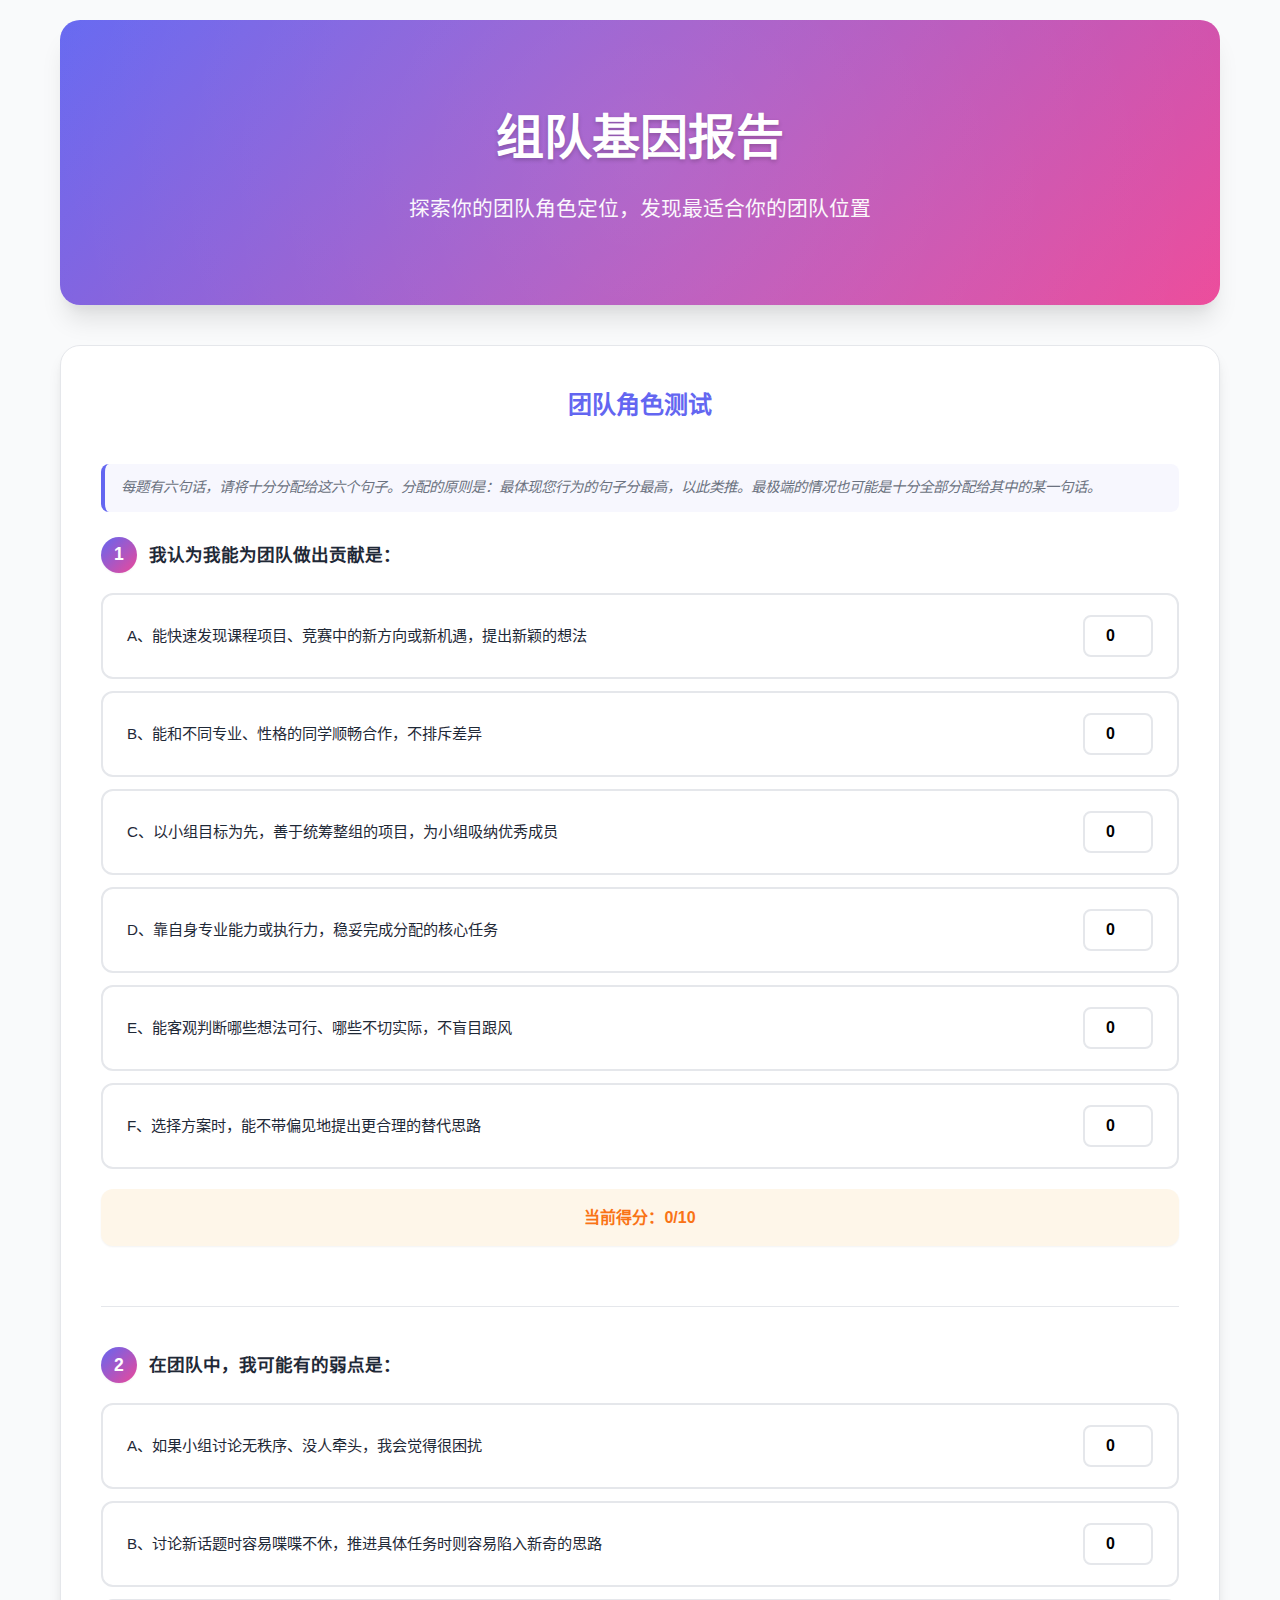
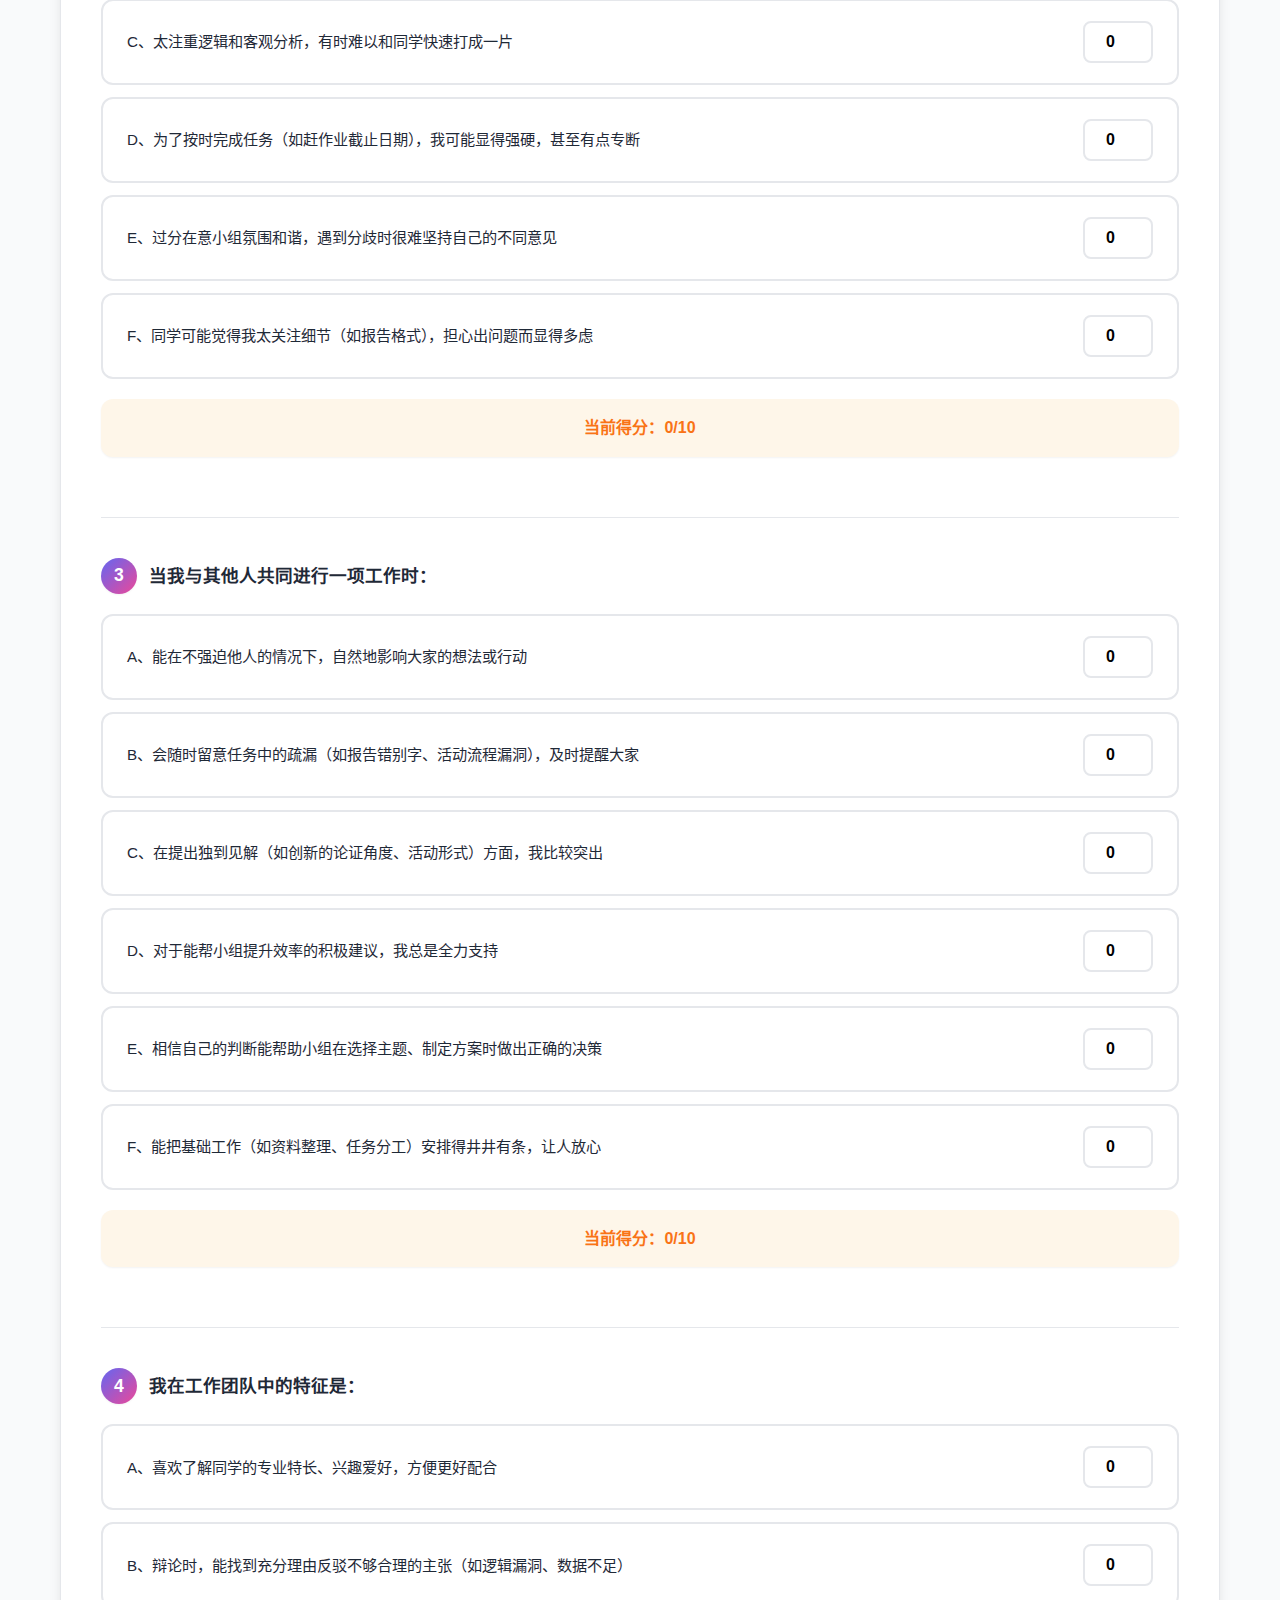
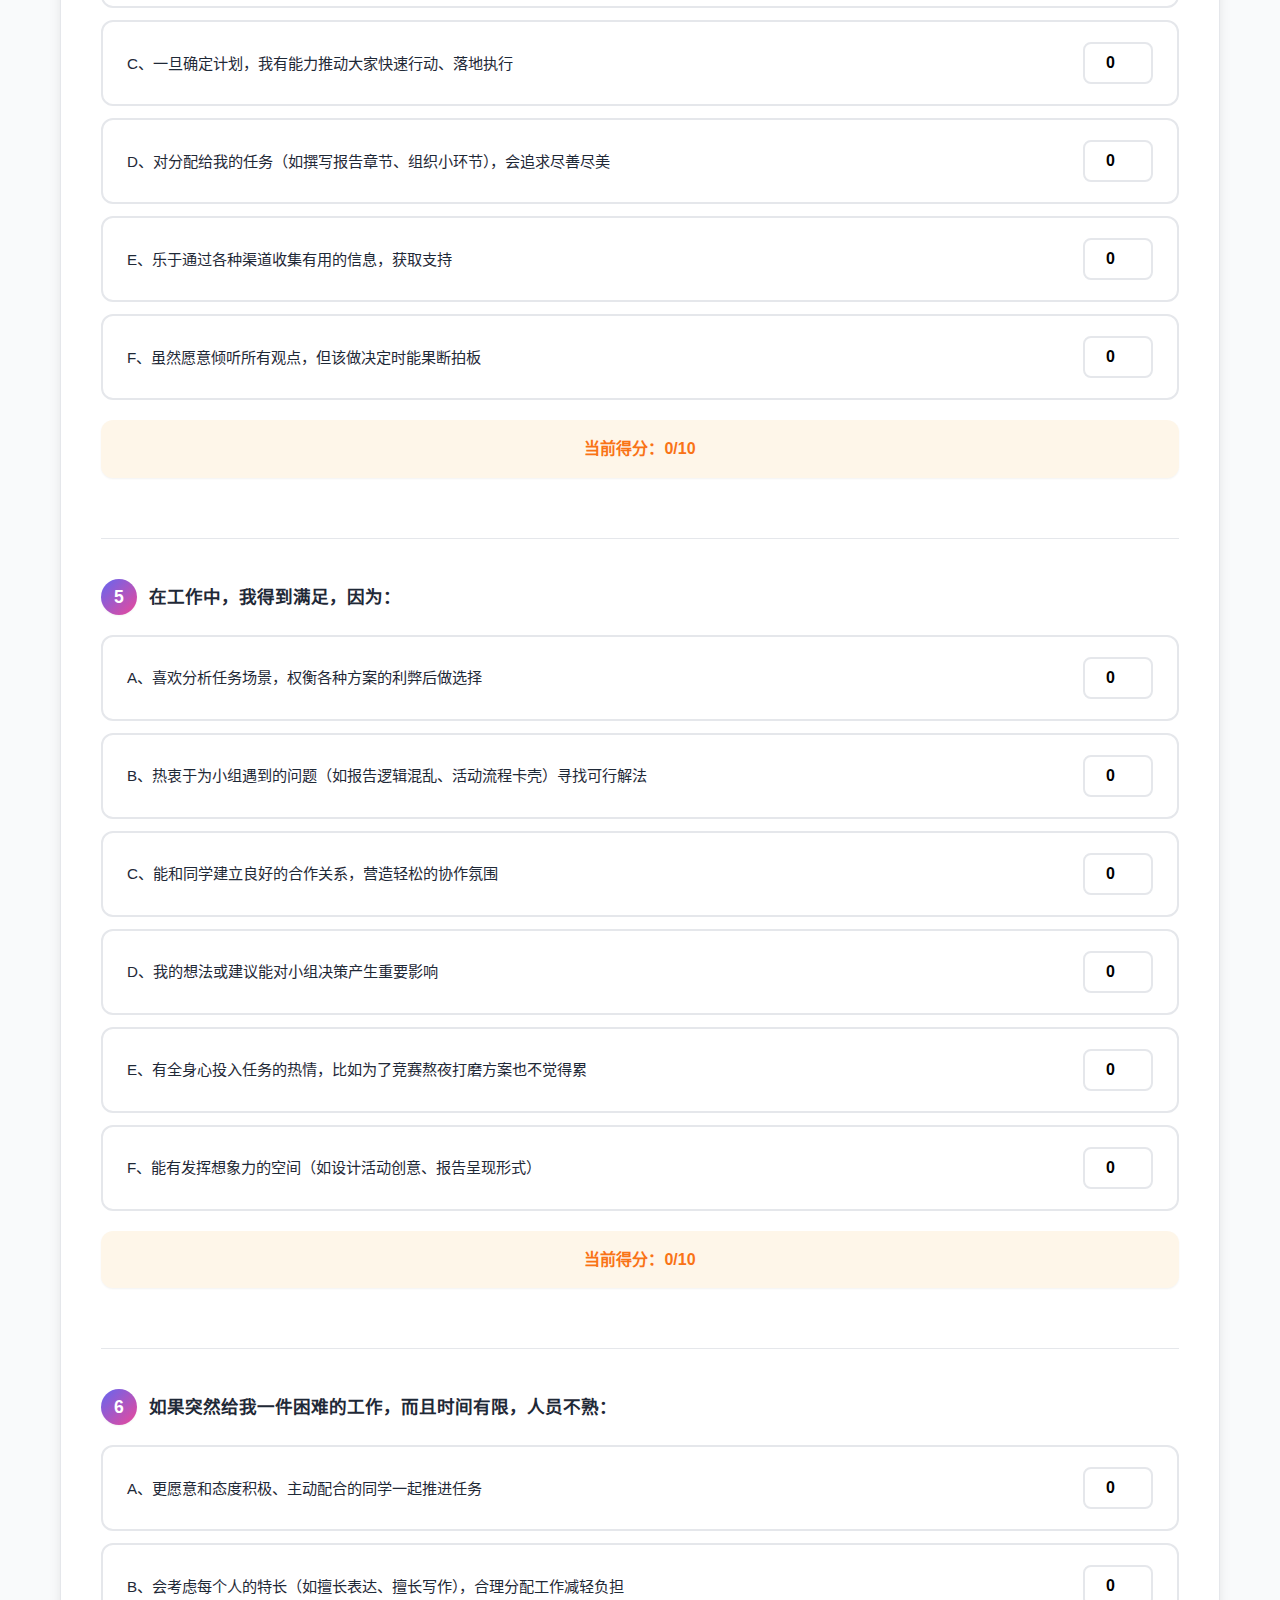
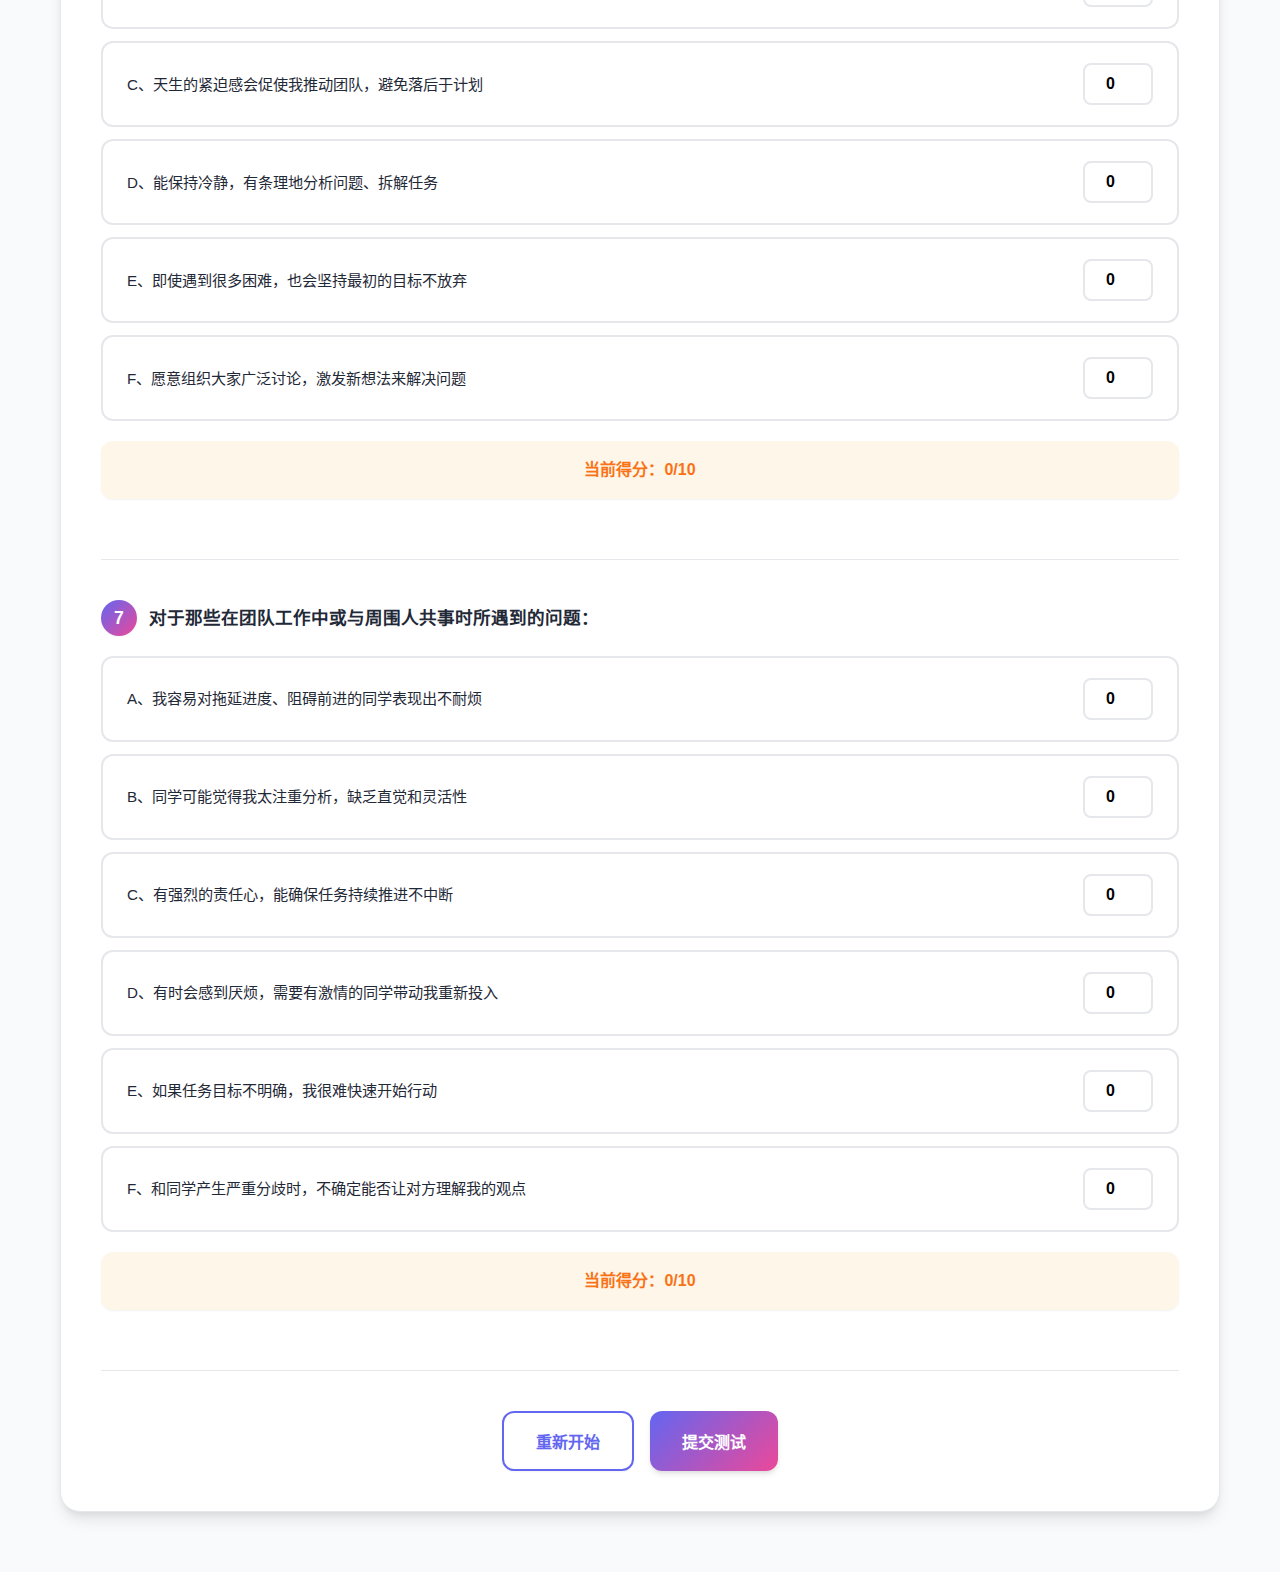
<file: 前导1/前导1/team_gene_test.html>
<!DOCTYPE html>
<html lang="zh-CN">
<head>
    <meta charset="UTF-8">
    <meta name="viewport" content="width=device-width, initial-scale=1.0">
    <title>组队基因报告 - Team Gene Test</title>
    <style>
        /* 全局样式 */
        * {
            margin: 0;
            padding: 0;
            box-sizing: border-box;
        }
        
        :root {
            --primary-color: #6366F1;
            --secondary-color: #EC4899;
            --accent-color: #F97316;
            --text-color: #1F2937;
            --light-text: #6B7280;
            --background-color: #F9FAFB;
            --card-color: #FFFFFF;
            --border-color: #E5E7EB;
            --success-color: #10B981;
            --warning-color: #F59E0B;
            --error-color: #EF4444;
            --gradient-primary: linear-gradient(135deg, var(--primary-color), var(--secondary-color));
            --gradient-secondary: linear-gradient(135deg, #8B5CF6, #EC4899);
            --shadow-sm: 0 1px 2px 0 rgba(0, 0, 0, 0.05);
            --shadow-md: 0 4px 6px -1px rgba(0, 0, 0, 0.1), 0 2px 4px -1px rgba(0, 0, 0, 0.06);
            --shadow-lg: 0 10px 15px -3px rgba(0, 0, 0, 0.1), 0 4px 6px -2px rgba(0, 0, 0, 0.05);
            --shadow-xl: 0 20px 25px -5px rgba(0, 0, 0, 0.1), 0 10px 10px -5px rgba(0, 0, 0, 0.04);
        }
        
        body {
            font-family: -apple-system, BlinkMacSystemFont, 'Segoe UI', 'PingFang SC', 'Hiragino Sans GB', 'Microsoft YaHei', sans-serif;
            background-color: var(--background-color);
            color: var(--text-color);
            line-height: 1.6;
            min-height: 100vh;
        }
        
        .container {
            max-width: 1200px;
            margin: 0 auto;
            padding: 20px;
        }
        
        /* 头部样式 */
        .header {
            text-align: center;
            padding: 80px 20px;
            background: var(--gradient-primary);
            color: white;
            border-radius: 20px;
            margin-bottom: 40px;
            box-shadow: var(--shadow-xl);
            position: relative;
            overflow: hidden;
        }
        
        .header::before {
            content: '';
            position: absolute;
            top: -50%;
            left: -50%;
            width: 200%;
            height: 200%;
            background: radial-gradient(circle, rgba(255,255,255,0.1) 0%, rgba(255,255,255,0) 70%);
            animation: float 6s ease-in-out infinite;
        }
        
        @keyframes float {
            0% { transform: translateY(0px) rotate(0deg); }
            50% { transform: translateY(-20px) rotate(5deg); }
            100% { transform: translateY(0px) rotate(0deg); }
        }
        
        .header h1 {
            font-size: 3rem;
            font-weight: 800;
            margin-bottom: 15px;
            position: relative;
            z-index: 1;
            text-shadow: 0 2px 4px rgba(0,0,0,0.2);
        }
        
        .header p {
            font-size: 1.3rem;
            opacity: 0.95;
            max-width: 800px;
            margin: 0 auto;
            position: relative;
            z-index: 1;
        }
        
        /* 测试容器 */
        .test-container {
            background: var(--card-color);
            border-radius: 20px;
            padding: 40px;
            box-shadow: var(--shadow-lg);
            margin-bottom: 40px;
            border: 1px solid var(--border-color);
        }
        
        /* 题目样式 */
        .question {
            margin-bottom: 40px;
            padding-bottom: 40px;
            border-bottom: 1px solid var(--border-color);
        }
        
        .question:last-child {
            border-bottom: none;
            margin-bottom: 0;
            padding-bottom: 0;
        }
        
        .question-number {
            background: var(--gradient-primary);
            color: white;
            width: 36px;
            height: 36px;
            border-radius: 50%;
            display: inline-flex;
            align-items: center;
            justify-content: center;
            font-weight: 600;
            margin-right: 12px;
            box-shadow: var(--shadow-sm);
        }
        
        .question-text {
            font-size: 1.1rem;
            font-weight: 600;
            margin-bottom: 20px;
            color: var(--text-color);
            line-height: 1.5;
        }
        
        .question-instruction {
            font-size: 0.9rem;
            color: var(--light-text);
            margin-bottom: 25px;
            font-style: italic;
            background: rgba(99, 102, 241, 0.05);
            padding: 12px 16px;
            border-radius: 8px;
            border-left: 4px solid var(--primary-color);
        }
        
        .options {
            display: flex;
            flex-direction: column;
            gap: 12px;
        }
        
        .option {
            display: flex;
            align-items: center;
            padding: 20px 24px;
            border: 2px solid var(--border-color);
            border-radius: 12px;
            transition: all 0.3s ease;
            background: var(--card-color);
        }
        
        .option:hover {
            border-color: var(--primary-color);
            background-color: rgba(99, 102, 241, 0.05);
            transform: translateY(-2px);
            box-shadow: var(--shadow-md);
        }
        
        .option-label {
            flex: 1;
            font-size: 0.95rem;
            line-height: 1.4;
        }
        
        .option-score {
            width: 70px;
            padding: 10px;
            border: 2px solid var(--border-color);
            border-radius: 8px;
            text-align: center;
            font-size: 1rem;
            font-weight: 600;
            transition: all 0.3s ease;
        }
        
        .option-score:focus {
            outline: none;
            border-color: var(--primary-color);
            box-shadow: 0 0 0 3px rgba(99, 102, 241, 0.1);
        }
        
        /* 分数提示 */
        .score-tip {
            text-align: center;
            margin: 20px 0;
            padding: 16px 20px;
            background: rgba(245, 166, 35, 0.1);
            border-radius: 12px;
            font-size: 1rem;
            font-weight: 600;
            color: var(--accent-color);
            transition: all 0.3s ease;
            box-shadow: var(--shadow-sm);
        }
        
        /* 按钮样式 */
        .button-container {
            text-align: center;
            margin-top: 40px;
            display: flex;
            justify-content: center;
            gap: 16px;
        }
        
        .btn {
            padding: 16px 32px;
            border: none;
            border-radius: 12px;
            font-size: 1rem;
            font-weight: 600;
            cursor: pointer;
            transition: all 0.3s ease;
            position: relative;
            overflow: hidden;
        }
        
        .btn-primary {
            background: var(--gradient-primary);
            color: white;
            box-shadow: var(--shadow-md);
        }
        
        .btn-primary:hover {
            transform: translateY(-3px);
            box-shadow: var(--shadow-lg);
        }
        
        .btn-secondary {
            background: var(--card-color);
            color: var(--primary-color);
            border: 2px solid var(--primary-color);
            box-shadow: var(--shadow-sm);
        }
        
        .btn-secondary:hover {
            background: var(--gradient-primary);
            color: white;
            transform: translateY(-3px);
            box-shadow: var(--shadow-md);
        }
        
        .btn:active {
            transform: translateY(-1px);
        }
        
        /* 响应式设计 */
        @media (max-width: 768px) {
            .header {
                padding: 60px 20px;
            }
            
            .header h1 {
                font-size: 2.2rem;
            }
            
            .test-container {
                padding: 20px;
            }
            
            .option {
                flex-direction: column;
                align-items: flex-start;
                gap: 12px;
                padding: 16px 20px;
            }
            
            .option-score {
                align-self: flex-end;
            }
            
            .button-container {
                flex-direction: column;
                align-items: center;
            }
            
            .btn {
                width: 100%;
                max-width: 300px;
            }
        }
        
        /* 加载动画 */
        .loading {
            display: none;
            text-align: center;
            padding: 60px 20px;
        }
        
        .loading.show {
            display: block;
        }
        
        .loading-spinner {
            width: 50px;
            height: 50px;
            border: 5px solid var(--border-color);
            border-top: 5px solid var(--primary-color);
            border-radius: 50%;
            animation: spin 1s linear infinite;
            margin: 0 auto 20px;
        }
        
        @keyframes spin {
            0% { transform: rotate(0deg); }
            100% { transform: rotate(360deg); }
        }
    </style>
</head>
<body>
    <div class="container">
        <!-- 头部 -->
        <div class="header">
            <h1>组队基因报告</h1>
            <p>探索你的团队角色定位，发现最适合你的团队位置</p>
        </div>
        
        <!-- 测试容器 -->
        <div id="test-container" class="test-container">
            <h2 style="text-align: center; margin-bottom: 40px; color: var(--primary-color);">团队角色测试</h2>
            <div class="question-instruction">
                每题有六句话，请将十分分配给这六个句子。分配的原则是：最体现您行为的句子分最高，以此类推。最极端的情况也可能是十分全部分配给其中的某一句话。
            </div>
            
            <!-- 题目1 -->
            <div class="question">
                <div class="question-text"><span class="question-number">1</span>我认为我能为团队做出贡献是：</div>
                <div class="options">
                    <div class="option">
                        <div class="option-label">A、能快速发现课程项目、竞赛中的新方向或新机遇，提出新颖的想法</div>
                        <input type="number" class="option-score" data-question="1" data-option="A" min="0" max="10" value="0" oninput="validateScore(this)">
                    </div>
                    <div class="option">
                        <div class="option-label">B、能和不同专业、性格的同学顺畅合作，不排斥差异</div>
                        <input type="number" class="option-score" data-question="1" data-option="B" min="0" max="10" value="0" oninput="validateScore(this)">
                    </div>
                    <div class="option">
                        <div class="option-label">C、以小组目标为先，善于统筹整组的项目，为小组吸纳优秀成员</div>
                        <input type="number" class="option-score" data-question="1" data-option="C" min="0" max="10" value="0" oninput="validateScore(this)">
                    </div>
                    <div class="option">
                        <div class="option-label">D、靠自身专业能力或执行力，稳妥完成分配的核心任务</div>
                        <input type="number" class="option-score" data-question="1" data-option="D" min="0" max="10" value="0" oninput="validateScore(this)">
                    </div>
                    <div class="option">
                        <div class="option-label">E、能客观判断哪些想法可行、哪些不切实际，不盲目跟风</div>
                        <input type="number" class="option-score" data-question="1" data-option="E" min="0" max="10" value="0" oninput="validateScore(this)">
                    </div>
                    <div class="option">
                        <div class="option-label">F、选择方案时，能不带偏见地提出更合理的替代思路</div>
                        <input type="number" class="option-score" data-question="1" data-option="F" min="0" max="10" value="0" oninput="validateScore(this)">
                    </div>
                </div>
                <div class="score-tip" data-question="1">当前得分：0/10</div>
            </div>
            
            <!-- 题目2 -->
            <div class="question">
                <div class="question-text"><span class="question-number">2</span>在团队中，我可能有的弱点是：</div>
                <div class="options">
                    <div class="option">
                        <div class="option-label">A、如果小组讨论无秩序、没人牵头，我会觉得很困扰</div>
                        <input type="number" class="option-score" data-question="2" data-option="A" min="0" max="10" value="0" oninput="validateScore(this)">
                    </div>
                    <div class="option">
                        <div class="option-label">B、讨论新话题时容易喋喋不休，推进具体任务时则容易陷入新奇的思路</div>
                        <input type="number" class="option-score" data-question="2" data-option="B" min="0" max="10" value="0" oninput="validateScore(this)">
                    </div>
                    <div class="option">
                        <div class="option-label">C、太注重逻辑和客观分析，有时难以和同学快速打成一片</div>
                        <input type="number" class="option-score" data-question="2" data-option="C" min="0" max="10" value="0" oninput="validateScore(this)">
                    </div>
                    <div class="option">
                        <div class="option-label">D、为了按时完成任务（如赶作业截止日期），我可能显得强硬，甚至有点专断</div>
                        <input type="number" class="option-score" data-question="2" data-option="D" min="0" max="10" value="0" oninput="validateScore(this)">
                    </div>
                    <div class="option">
                        <div class="option-label">E、过分在意小组氛围和谐，遇到分歧时很难坚持自己的不同意见</div>
                        <input type="number" class="option-score" data-question="2" data-option="E" min="0" max="10" value="0" oninput="validateScore(this)">
                    </div>
                    <div class="option">
                        <div class="option-label">F、同学可能觉得我太关注细节（如报告格式），担心出问题而显得多虑</div>
                        <input type="number" class="option-score" data-question="2" data-option="F" min="0" max="10" value="0" oninput="validateScore(this)">
                    </div>
                </div>
                <div class="score-tip" data-question="2">当前得分：0/10</div>
            </div>
            
            <!-- 题目3 -->
            <div class="question">
                <div class="question-text"><span class="question-number">3</span>当我与其他人共同进行一项工作时：</div>
                <div class="options">
                    <div class="option">
                        <div class="option-label">A、能在不强迫他人的情况下，自然地影响大家的想法或行动</div>
                        <input type="number" class="option-score" data-question="3" data-option="A" min="0" max="10" value="0" oninput="validateScore(this)">
                    </div>
                    <div class="option">
                        <div class="option-label">B、会随时留意任务中的疏漏（如报告错别字、活动流程漏洞），及时提醒大家</div>
                        <input type="number" class="option-score" data-question="3" data-option="B" min="0" max="10" value="0" oninput="validateScore(this)">
                    </div>
                    <div class="option">
                        <div class="option-label">C、在提出独到见解（如创新的论证角度、活动形式）方面，我比较突出</div>
                        <input type="number" class="option-score" data-question="3" data-option="C" min="0" max="10" value="0" oninput="validateScore(this)">
                    </div>
                    <div class="option">
                        <div class="option-label">D、对于能帮小组提升效率的积极建议，我总是全力支持</div>
                        <input type="number" class="option-score" data-question="3" data-option="D" min="0" max="10" value="0" oninput="validateScore(this)">
                    </div>
                    <div class="option">
                        <div class="option-label">E、相信自己的判断能帮助小组在选择主题、制定方案时做出正确的决策</div>
                        <input type="number" class="option-score" data-question="3" data-option="E" min="0" max="10" value="0" oninput="validateScore(this)">
                    </div>
                    <div class="option">
                        <div class="option-label">F、能把基础工作（如资料整理、任务分工）安排得井井有条，让人放心</div>
                        <input type="number" class="option-score" data-question="3" data-option="F" min="0" max="10" value="0" oninput="validateScore(this)">
                    </div>
                </div>
                <div class="score-tip" data-question="3">当前得分：0/10</div>
            </div>
            
            <!-- 题目4 -->
            <div class="question">
                <div class="question-text"><span class="question-number">4</span>我在工作团队中的特征是：</div>
                <div class="options">
                    <div class="option">
                        <div class="option-label">A、喜欢了解同学的专业特长、兴趣爱好，方便更好配合</div>
                        <input type="number" class="option-score" data-question="4" data-option="A" min="0" max="10" value="0" oninput="validateScore(this)">
                    </div>
                    <div class="option">
                        <div class="option-label">B、辩论时，能找到充分理由反驳不够合理的主张（如逻辑漏洞、数据不足）</div>
                        <input type="number" class="option-score" data-question="4" data-option="B" min="0" max="10" value="0" oninput="validateScore(this)">
                    </div>
                    <div class="option">
                        <div class="option-label">C、一旦确定计划，我有能力推动大家快速行动、落地执行</div>
                        <input type="number" class="option-score" data-question="4" data-option="C" min="0" max="10" value="0" oninput="validateScore(this)">
                    </div>
                    <div class="option">
                        <div class="option-label">D、对分配给我的任务（如撰写报告章节、组织小环节），会追求尽善尽美</div>
                        <input type="number" class="option-score" data-question="4" data-option="D" min="0" max="10" value="0" oninput="validateScore(this)">
                    </div>
                    <div class="option">
                        <div class="option-label">E、乐于通过各种渠道收集有用的信息，获取支持</div>
                        <input type="number" class="option-score" data-question="4" data-option="E" min="0" max="10" value="0" oninput="validateScore(this)">
                    </div>
                    <div class="option">
                        <div class="option-label">F、虽然愿意倾听所有观点，但该做决定时能果断拍板</div>
                        <input type="number" class="option-score" data-question="4" data-option="F" min="0" max="10" value="0" oninput="validateScore(this)">
                    </div>
                </div>
                <div class="score-tip" data-question="4">当前得分：0/10</div>
            </div>
            
            <!-- 题目5 -->
            <div class="question">
                <div class="question-text"><span class="question-number">5</span>在工作中，我得到满足，因为：</div>
                <div class="options">
                    <div class="option">
                        <div class="option-label">A、喜欢分析任务场景，权衡各种方案的利弊后做选择</div>
                        <input type="number" class="option-score" data-question="5" data-option="A" min="0" max="10" value="0" oninput="validateScore(this)">
                    </div>
                    <div class="option">
                        <div class="option-label">B、热衷于为小组遇到的问题（如报告逻辑混乱、活动流程卡壳）寻找可行解法</div>
                        <input type="number" class="option-score" data-question="5" data-option="B" min="0" max="10" value="0" oninput="validateScore(this)">
                    </div>
                    <div class="option">
                        <div class="option-label">C、能和同学建立良好的合作关系，营造轻松的协作氛围</div>
                        <input type="number" class="option-score" data-question="5" data-option="C" min="0" max="10" value="0" oninput="validateScore(this)">
                    </div>
                    <div class="option">
                        <div class="option-label">D、我的想法或建议能对小组决策产生重要影响</div>
                        <input type="number" class="option-score" data-question="5" data-option="D" min="0" max="10" value="0" oninput="validateScore(this)">
                    </div>
                    <div class="option">
                        <div class="option-label">E、有全身心投入任务的热情，比如为了竞赛熬夜打磨方案也不觉得累</div>
                        <input type="number" class="option-score" data-question="5" data-option="E" min="0" max="10" value="0" oninput="validateScore(this)">
                    </div>
                    <div class="option">
                        <div class="option-label">F、能有发挥想象力的空间（如设计活动创意、报告呈现形式）</div>
                        <input type="number" class="option-score" data-question="5" data-option="F" min="0" max="10" value="0" oninput="validateScore(this)">
                    </div>
                </div>
                <div class="score-tip" data-question="5">当前得分：0/10</div>
            </div>
            
            <!-- 题目6 -->
            <div class="question">
                <div class="question-text"><span class="question-number">6</span>如果突然给我一件困难的工作，而且时间有限，人员不熟：</div>
                <div class="options">
                    <div class="option">
                        <div class="option-label">A、更愿意和态度积极、主动配合的同学一起推进任务</div>
                        <input type="number" class="option-score" data-question="6" data-option="A" min="0" max="10" value="0" oninput="validateScore(this)">
                    </div>
                    <div class="option">
                        <div class="option-label">B、会考虑每个人的特长（如擅长表达、擅长写作），合理分配工作减轻负担</div>
                        <input type="number" class="option-score" data-question="6" data-option="B" min="0" max="10" value="0" oninput="validateScore(this)">
                    </div>
                    <div class="option">
                        <div class="option-label">C、天生的紧迫感会促使我推动团队，避免落后于计划</div>
                        <input type="number" class="option-score" data-question="6" data-option="C" min="0" max="10" value="0" oninput="validateScore(this)">
                    </div>
                    <div class="option">
                        <div class="option-label">D、能保持冷静，有条理地分析问题、拆解任务</div>
                        <input type="number" class="option-score" data-question="6" data-option="D" min="0" max="10" value="0" oninput="validateScore(this)">
                    </div>
                    <div class="option">
                        <div class="option-label">E、即使遇到很多困难，也会坚持最初的目标不放弃</div>
                        <input type="number" class="option-score" data-question="6" data-option="E" min="0" max="10" value="0" oninput="validateScore(this)">
                    </div>
                    <div class="option">
                        <div class="option-label">F、愿意组织大家广泛讨论，激发新想法来解决问题</div>
                        <input type="number" class="option-score" data-question="6" data-option="F" min="0" max="10" value="0" oninput="validateScore(this)">
                    </div>
                </div>
                <div class="score-tip" data-question="6">当前得分：0/10</div>
            </div>
            
            <!-- 题目7 -->
            <div class="question">
                <div class="question-text"><span class="question-number">7</span>对于那些在团队工作中或与周围人共事时所遇到的问题：</div>
                <div class="options">
                    <div class="option">
                        <div class="option-label">A、我容易对拖延进度、阻碍前进的同学表现出不耐烦</div>
                        <input type="number" class="option-score" data-question="7" data-option="A" min="0" max="10" value="0" oninput="validateScore(this)">
                    </div>
                    <div class="option">
                        <div class="option-label">B、同学可能觉得我太注重分析，缺乏直觉和灵活性</div>
                        <input type="number" class="option-score" data-question="7" data-option="B" min="0" max="10" value="0" oninput="validateScore(this)">
                    </div>
                    <div class="option">
                        <div class="option-label">C、有强烈的责任心，能确保任务持续推进不中断</div>
                        <input type="number" class="option-score" data-question="7" data-option="C" min="0" max="10" value="0" oninput="validateScore(this)">
                    </div>
                    <div class="option">
                        <div class="option-label">D、有时会感到厌烦，需要有激情的同学带动我重新投入</div>
                        <input type="number" class="option-score" data-question="7" data-option="D" min="0" max="10" value="0" oninput="validateScore(this)">
                    </div>
                    <div class="option">
                        <div class="option-label">E、如果任务目标不明确，我很难快速开始行动</div>
                        <input type="number" class="option-score" data-question="7" data-option="E" min="0" max="10" value="0" oninput="validateScore(this)">
                    </div>
                    <div class="option">
                        <div class="option-label">F、和同学产生严重分歧时，不确定能否让对方理解我的观点</div>
                        <input type="number" class="option-score" data-question="7" data-option="F" min="0" max="10" value="0" oninput="validateScore(this)">
                    </div>
                </div>
                <div class="score-tip" data-question="7">当前得分：0/10</div>
            </div>
            
            <!-- 按钮容器 -->
            <div class="button-container">
                <button class="btn btn-secondary" onclick="resetTest()">重新开始</button>
                <button class="btn btn-primary" onclick="submitTest()">提交测试</button>
            </div>
        </div>
        
        <!-- 加载动画 -->
        <div id="loading" class="loading">
            <div class="loading-spinner"></div>
            <p>正在分析你的组队基因...</p>
        </div>
    </div>
    
    <script>
        // 验证分数输入
        function validateScore(input) {
            const question = input.dataset.question;
            const inputs = document.querySelectorAll(`[data-question="${question}"]`);
            let total = 0;
            
            // 先计算当前输入前的总分
            inputs.forEach(inp => {
                if (inp !== input) {
                    total += parseInt(inp.value) || 0;
                }
            });
            
            // 获取当前输入值
            let currentValue = parseInt(input.value) || 0;
            
            // 检查是否超过10分
            if (total + currentValue > 10) {
                // 实时提醒
                alert(`第${question}题当前总分为${total}分，您输入了${currentValue}分，已超过10分！\n\n请调整分数，确保该题总分为10分。`);
                // 自动修正为剩余可用分数
                const remaining = 10 - total;
                if (remaining >= 0) {
                    input.value = remaining;
                    currentValue = remaining;
                } else {
                    input.value = 0;
                    currentValue = 0;
                }
            }
            
            // 重新计算总分
            total = 0;
            inputs.forEach(inp => {
                const value = parseInt(inp.value) || 0;
                if (value < 0) inp.value = 0;
                if (value > 10) inp.value = 10;
                total += parseInt(inp.value) || 0;
            });
            
            const tip = document.querySelector(`[data-question="${question}"].score-tip`);
            tip.textContent = `当前得分：${total}/10`;
            
            if (total === 10) {
                tip.style.backgroundColor = 'rgba(126, 211, 33, 0.1)';
                tip.style.color = 'var(--success-color)';
            } else if (total > 10) {
                tip.style.backgroundColor = 'rgba(208, 2, 27, 0.1)';
                tip.style.color = 'var(--error-color)';
            } else {
                tip.style.backgroundColor = 'rgba(245, 166, 35, 0.1)';
                tip.style.color = 'var(--accent-color)';
            }
        }
        
        // 提交测试
        function submitTest() {
            // 检查是否所有题目都已完成
            for (let i = 1; i <= 7; i++) {
                const inputs = document.querySelectorAll(`[data-question="${i}"]`);
                let total = 0;
                inputs.forEach(input => {
                    total += parseInt(input.value) || 0;
                });
                if (total !== 10) {
                    alert(`请确保第${i}题的得分总和为10分`);
                    return;
                }
            }
            
            // 显示加载动画
            document.getElementById('test-container').style.display = 'none';
            document.getElementById('loading').classList.add('show');
            
            // 模拟分析过程
            setTimeout(() => {
                // 计算各角色得分
                const scores = {
                    '自律实干家': 0,
                    '航线主理人': 0,
                    '思维破局者': 0,
                    '理性监督员': 0,
                    '团队粘合剂': 0,
                    '细节质检官': 0
                };
                
                // 自律实干家：得分 = 一 E + 二 A + 三 F + 四 C + 五 B + 六 E + 七 E
                scores['自律实干家'] = 
                    parseInt(document.querySelector('[data-question="1"][data-option="E"]').value) +
                    parseInt(document.querySelector('[data-question="2"][data-option="A"]').value) +
                    parseInt(document.querySelector('[data-question="3"][data-option="F"]').value) +
                    parseInt(document.querySelector('[data-question="4"][data-option="C"]').value) +
                    parseInt(document.querySelector('[data-question="5"][data-option="B"]').value) +
                    parseInt(document.querySelector('[data-question="6"][data-option="E"]').value) +
                    parseInt(document.querySelector('[data-question="7"][data-option="E"]').value);
                
                // 航线主理人：得分 = 一 C + 二 D + 三 A + 四 F + 五 D + 六 B + 七 A
                scores['航线主理人'] = 
                    parseInt(document.querySelector('[data-question="1"][data-option="C"]').value) +
                    parseInt(document.querySelector('[data-question="2"][data-option="D"]').value) +
                    parseInt(document.querySelector('[data-question="3"][data-option="A"]').value) +
                    parseInt(document.querySelector('[data-question="4"][data-option="F"]').value) +
                    parseInt(document.querySelector('[data-question="5"][data-option="D"]').value) +
                    parseInt(document.querySelector('[data-question="6"][data-option="B"]').value) +
                    parseInt(document.querySelector('[data-question="7"][data-option="A"]').value);
                
                // 思维破局者（创意思维师）：得分 = 一 A + 二 B + 三 C + 四 E + 五 F + 六 F + 七 D
                scores['思维破局者'] = 
                    parseInt(document.querySelector('[data-question="1"][data-option="A"]').value) +
                    parseInt(document.querySelector('[data-question="2"][data-option="B"]').value) +
                    parseInt(document.querySelector('[data-question="3"][data-option="C"]').value) +
                    parseInt(document.querySelector('[data-question="4"][data-option="E"]').value) +
                    parseInt(document.querySelector('[data-question="5"][data-option="F"]').value) +
                    parseInt(document.querySelector('[data-question="6"][data-option="F"]').value) +
                    parseInt(document.querySelector('[data-question="7"][data-option="D"]').value);
                
                // 理性监督员：得分 = 一 F + 二 C + 三 E + 四 B + 五 A + 六 D + 七 B
                scores['理性监督员'] = 
                    parseInt(document.querySelector('[data-question="1"][data-option="F"]').value) +
                    parseInt(document.querySelector('[data-question="2"][data-option="C"]').value) +
                    parseInt(document.querySelector('[data-question="3"][data-option="E"]').value) +
                    parseInt(document.querySelector('[data-question="4"][data-option="B"]').value) +
                    parseInt(document.querySelector('[data-question="5"][data-option="A"]').value) +
                    parseInt(document.querySelector('[data-question="6"][data-option="D"]').value) +
                    parseInt(document.querySelector('[data-question="7"][data-option="B"]').value);
                
                // 团队粘合剂：得分 = 一 B + 二 E + 三 D + 四 A + 五 C + 六 A + 七 F
                scores['团队粘合剂'] = 
                    parseInt(document.querySelector('[data-question="1"][data-option="B"]').value) +
                    parseInt(document.querySelector('[data-question="2"][data-option="E"]').value) +
                    parseInt(document.querySelector('[data-question="3"][data-option="D"]').value) +
                    parseInt(document.querySelector('[data-question="4"][data-option="A"]').value) +
                    parseInt(document.querySelector('[data-question="5"][data-option="C"]').value) +
                    parseInt(document.querySelector('[data-question="6"][data-option="A"]').value) +
                    parseInt(document.querySelector('[data-question="7"][data-option="F"]').value);
                
                // 细节质检官：得分 = 一 D + 二 F + 三 B + 四 D + 五 E + 六 C + 七 C
                scores['细节质检官'] = 
                    parseInt(document.querySelector('[data-question="1"][data-option="D"]').value) +
                    parseInt(document.querySelector('[data-question="2"][data-option="F"]').value) +
                    parseInt(document.querySelector('[data-question="3"][data-option="B"]').value) +
                    parseInt(document.querySelector('[data-question="4"][data-option="D"]').value) +
                    parseInt(document.querySelector('[data-question="5"][data-option="E"]').value) +
                    parseInt(document.querySelector('[data-question="6"][data-option="C"]').value) +
                    parseInt(document.querySelector('[data-question="7"][data-option="C"]').value);
                
                // 找出得分最高的角色
                let maxScore = 0;
                let resultRole = '';
                Object.entries(scores).forEach(([role, score]) => {
                    if (score > maxScore) {
                        maxScore = score;
                        resultRole = role;
                    }
                });
                
                // 团队角色数据
                const teamRoles = {
                    '思维破局者': {
                        image: '前导1图像/思维破局者.jpg',
                        description: '你是团队里的“灵感风暴眼”与“跨界链接器”。你天生对外界充满好奇，像一台永远在搜索新频率的雷达，总能捕捉到最新鲜的资讯和观点。你讨厌墨守成规，乐于用天马行空的想象力，为团队打开一扇扇新世界的窗户。你的存在，确保了团队不会陷入“信息茧房”和思维定式。当然，你可能不太关心细枝末节，有时略显“高高在上”，兴趣点也像流星一样绚烂而多变——但这正是你保持创造活力的秘诀。团队有你，永远不用担心思路枯竭。',
                        traits: ['创新思维', '跨界链接', '想象力丰富', '打破常规']
                    },
                    '航线主理人': {
                        image: '前导1图像/航线主理人.jpg',
                        description: '你是团队中天生的“组长”与“船长”。当众人还在海面迷茫时，你已能眺望彼岸，并果断下达“全速前进”的指令。你擅长在讨论中聚焦核心，用强大行动力带领团队前行。你追求效率、厌恶拖沓，是“定方向-跟进度-拿结果”的闭环构建者。然而，你有时也会因目标导向而显得说话直接、缺少创意火花，这份冲劲可能让团队感到压力——但这恰是你作为“主理人”无可替代的价值：没有你果决的航线，再好的船也容易在风浪中迷失方向。',
                        traits: ['领导力', '目标导向', '决策果断', '行动力强']
                    },
                    '理性监督员': {
                        image: '前导1图像/理性监督员.jpg',
                        description: '你是团队中的“理性监督员”与“质量守门员”。当众人为创意热血沸腾时，你总能冷静分析，精准指出逻辑漏洞与潜在风险，并用强大的分析判断能力过滤不切实际的幻想，让方案更扎实可行。你的思维缜密，判断清醒，是防止团队“翻车”的关键保障；不过，如同一位专注于拦截的守门员，你有时可能会显得缺乏热情与想象力，也难以被他人鼓舞或主动激励团队。但这恰恰成就了你的独特价值——你能让团队在关键时刻少失球、走得更稳。',
                        traits: ['逻辑分析', '风险评估', '理性判断', '质量保障']
                    },
                    '团队粘合剂': {
                        image: '前导1图像/团队粘合剂.jpg',
                        description: '你是团队中温柔的“氛围调节师”与“凝聚力核心”。你拥有极高的人际敏感度，像海绵一样吸收着团队成员的情绪与需求。当出现分歧时，你是最好的倾听者和调解者；当气氛沉默时，你总能巧妙打破僵局，鼓励他人发声。然而在危急时刻，你的温和与适应力有时会显得优柔寡断，习惯保持中庸——这份慎重虽能为团队护航，却也让你偶尔难以做出孤注一掷的决断。但正是你给予的支持与包容，让团队在风雨中始终拥有温暖的港湾。',
                        traits: ['人际敏感', '沟通协调', '团队建设', '情绪管理']
                    },
                    '自律实干家': {
                        image: '前导1图像/蓝图实现师.jpg',
                        description: '你是团队中可靠的“自律实干家”。当宏伟的战略和精彩的创意被提出后，是你站出来，将它们翻译成一步步清晰、可行的落地计划。你务实、勤奋，善于将抽象的想法整理成能与现有系统完美配合的具体步骤。不过，你对没有把握的新主意往往不太“来电”，有时会显得过于保守、缺乏灵活——这份谨慎虽让执行不走样，却也可能让你错过突破常规的精彩。但正是你一步一个脚印的扎实，才让团队的梦想真正落在了坚实的大地上。',
                        traits: ['执行力', '计划落地', '务实可靠', '自律勤奋']
                    },
                    '细节质检官': {
                        image: '前导1图像/细节质检官.jpg',
                        description: '你是团队中一丝不苟的“完美主义守护者”与“进度警报器”。你对品质和期限有着天然的敏感，时刻审视着每个细节与时间节点。你善于发现那些容易被忽视的错误与风险，并用紧迫感推动团队向前。然而，这份追求完美的执着有时会让你陷入细节的漩涡，焦虑感也随之而来——你会反复忧虑“哪里可能出错”。这种“不洒脱”可能会给团队带来压力，但也正因你像精密仪器般的严谨，才确保了每一项成果都能经得起最苛刻的检验。',
                        traits: ['细节关注', '质量控制', '风险预警', '完美主义']
                    }
                };
                
                // 跳转到结果页面
                setTimeout(() => {
                    window.location.href = `result.html?role=${encodeURIComponent(resultRole)}`;
                }, 2000);
            }, 2000);
        }
        
        // 重新开始测试
        function resetTest() {
            // 重置所有分数
            document.querySelectorAll('.option-score').forEach(input => {
                input.value = 0;
            });
            // 重置得分提示
            document.querySelectorAll('.score-tip').forEach(tip => {
                tip.textContent = '当前得分：0/10';
                tip.style.backgroundColor = 'rgba(245, 166, 35, 0.1)';
                tip.style.color = 'var(--accent-color)';
            });
        }
    </script>
</body>
</html>
</file>
<file: styles/style.css>
p {
  color: rgb(230, 154, 144);
  width: 650px;
}

html {
  font-size: 30px; /* px 表示“像素（pixel）”: 基础字号为 10 像素 */
  font-family:
    "Open Sans", sans-serif; /* 这应该是你从 Google Fonts 得到的其余输出。 */
  background-color: rgb(247, 214, 172);
  }

h1 {
  margin: 0;
  color: pink;
  padding: 20px 0;
  text-shadow: 3px 3px 1px black;
  font-size: 60px;
  text-align: center;
}
p {
  text-align: left;
  text-align: center;
}
li {
  font-size: 16px;
  line-height: 2;
  letter-spacing: 1px;
}

body {
  width: 600px;
  margin: 30px auto;
  background-color: #e1c891;
  padding: 0 20px 20px 20px;
  border: 5px solid black;
}

img {
  display: block;
  margin: 0 auto;
  width: 500px;
}

/* 彩蛋容器的样式 */
#easter-egg-container {
    /* 使用 fixed 定位，使其浮动在所有内容之上 */
    position: fixed;
    
    /* 将其置于屏幕中央 */
    top: 50%;
    left: 50%;
    transform: translate(-50%, -50%);
    
    /* 确保它在最顶层 */
    z-index: 9999;
    
    /* 其他美化样式 */
    padding: 10px;
    background-color: white;
    border: 2px solid #333;
    border-radius: 10px;
    box-shadow: 0 4px 15px rgba(0, 0, 0, 0.5);
    cursor: pointer; /* 提示用户可以点击 */
}

/* 确保图片不会超出容器 */
#easter-egg-container img {
    max-width: 80vw; /* 最大宽度为视窗的 80% */
    max-height: 80vh; /* 最大高度为视窗的 80% */
    display: block;
}
</file>
<file: first_web/styles/style.css>
p {
  color: rgb(230, 154, 144);
  width: 650px;
}

html {
  font-size: 30px; /* px 表示“像素（pixel）”: 基础字号为 10 像素 */
  font-family:
    "Open Sans", sans-serif; /* 这应该是你从 Google Fonts 得到的其余输出。 */
  background-color: rgb(247, 214, 172);
  }

h1 {
  margin: 0;
  color: pink;
  padding: 20px 0;
  text-shadow: 3px 3px 1px black;
  font-size: 60px;
  text-align: center;
}
p {
  text-align: left;
  text-align: center;
}
li {
  font-size: 16px;
  line-height: 2;
  letter-spacing: 1px;
}

body {
  width: 600px;
  margin: 30px auto;
  background-color: #e1c891;
  padding: 0 20px 20px 20px;
  border: 5px solid black;
}

img {
  display: block;
  margin: 0 auto;
  width: 500px;
}
</file>
